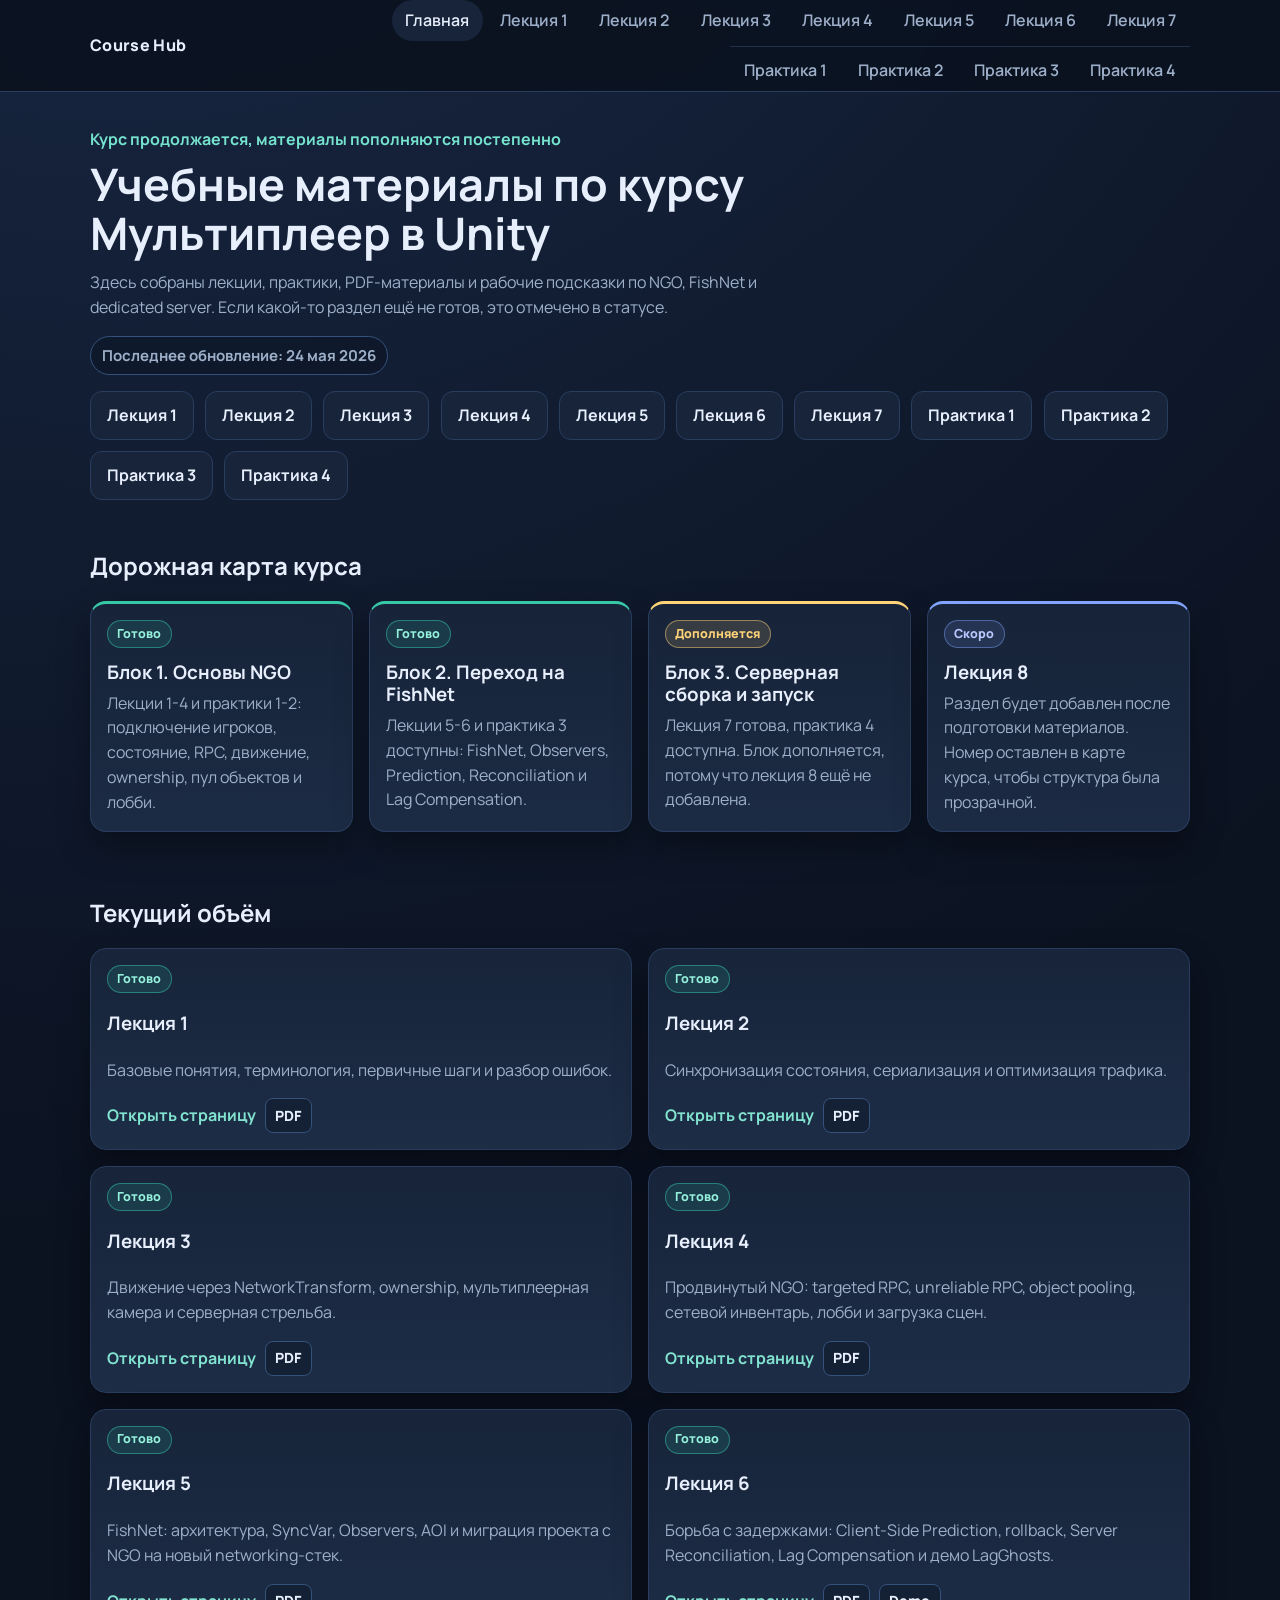
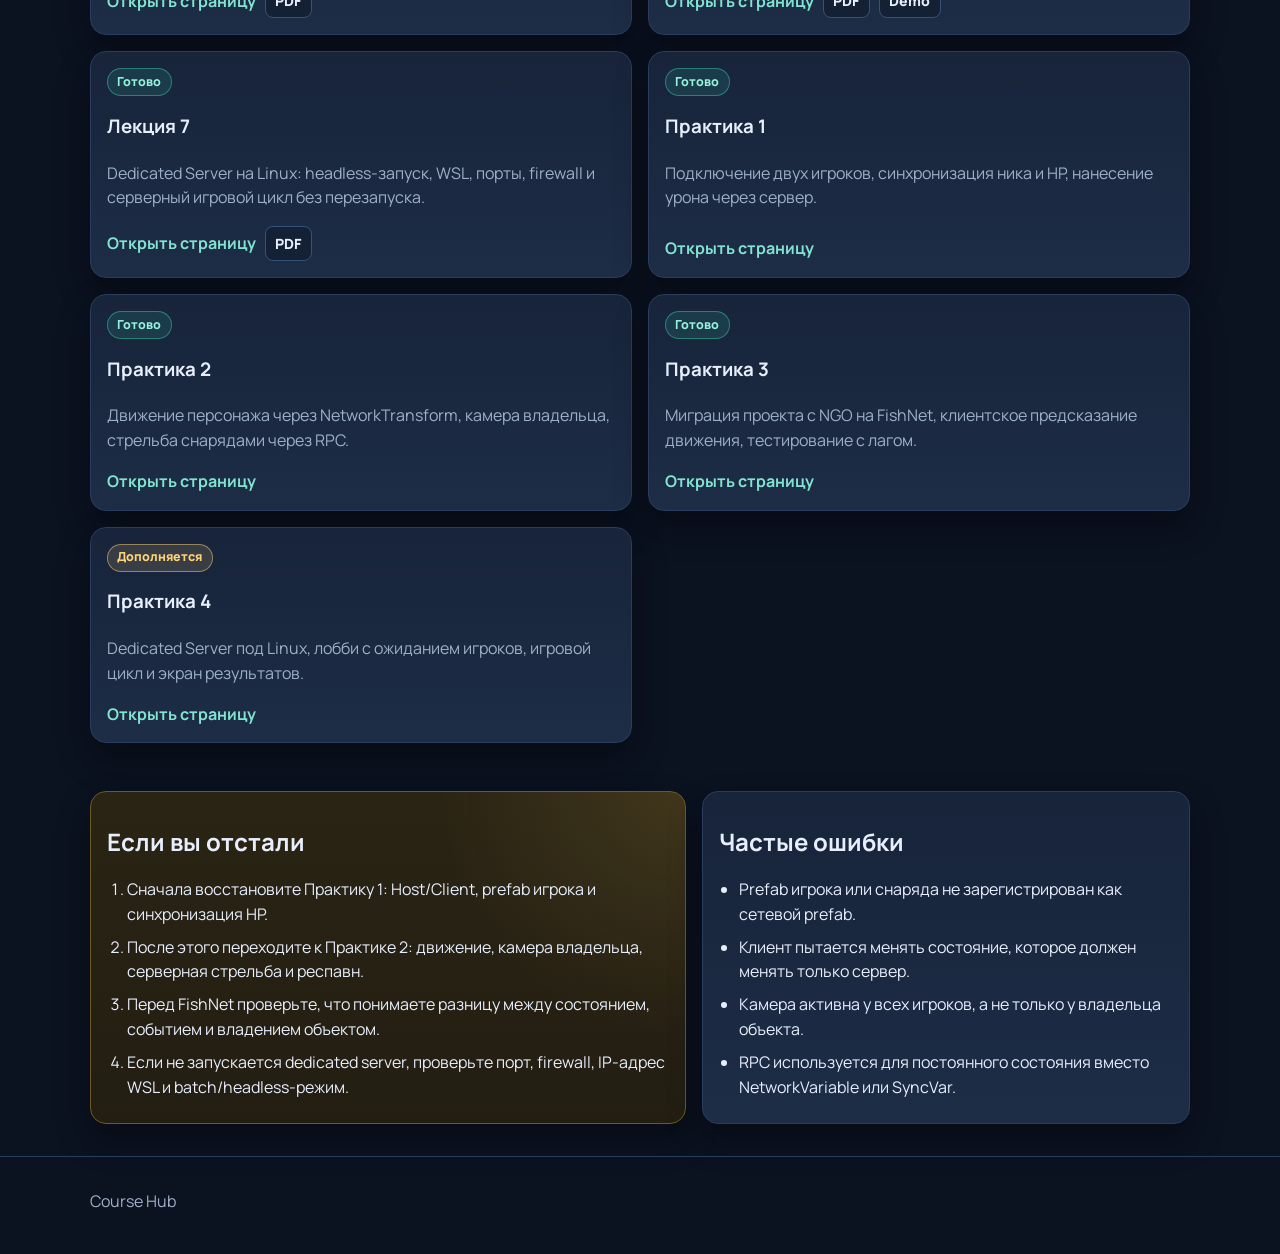
<file: index.html>
﻿<!doctype html>
<html lang="ru">
<head>
  <meta charset="UTF-8">
  <meta name="viewport" content="width=device-width, initial-scale=1.0">
  <title>Course Hub</title>
  <link rel="icon" type="image/svg+xml" href="./assets/img/favicon.svg">
  <link rel="preconnect" href="https://fonts.googleapis.com">
  <link rel="preconnect" href="https://fonts.gstatic.com" crossorigin>
  <link href="https://fonts.googleapis.com/css2?family=Manrope:wght@400;500;700;800&display=swap" rel="stylesheet">
  <link rel="stylesheet" href="./assets/css/styles.css">
</head>
<body>
  <header class="site-header">
    <div class="container header-inner">
      <a href="./index.html" class="brand">Course Hub</a>
      <button class="menu-toggle" type="button" aria-expanded="false" aria-controls="site-nav">Меню</button>
      <nav id="site-nav" class="site-nav">
      <div class="nav-row nav-row-lectures">
        <a href="./index.html" aria-current="page">Главная</a>
        <a href="./lectures/lecture-1.html">Лекция 1</a>
        <a href="./lectures/lecture-2.html">Лекция 2</a>
        <a href="./lectures/lecture-3.html">Лекция 3</a>
        <a href="./lectures/lecture-4.html">Лекция 4</a>
        <a href="./lectures/lecture-5.html">Лекция 5</a>
        <a href="./lectures/lecture-6.html">Лекция 6</a>
        <a href="./lectures/lecture-7.html">Лекция 7</a>
      </div>
      <div class="nav-row nav-row-practices">
        <a href="./lectures/practice-1.html">Практика 1</a>
        <a href="./lectures/practice-2.html">Практика 2</a>
        <a href="./lectures/practice-3.html">Практика 3</a>
        <a href="./lectures/practice-4.html">Практика 4</a>
      </div>
      </nav>
    </div>
  </header>

  <main>
    <section class="hero">
      <div class="container">
        <p class="eyebrow">Курс продолжается, материалы пополняются постепенно</p>
        <h1>Учебные материалы по курсу<br>Мультиплеер в Unity</h1>
        <p class="page-lead">Здесь собраны лекции, практики, PDF-материалы и рабочие подсказки по NGO, FishNet и dedicated server. Если какой-то раздел ещё не готов, это отмечено в статусе.</p>
        <p class="last-updated">Последнее обновление: 24 мая 2026</p>
        <div class="hero-actions">
          <a class="btn btn-hero-link" href="./lectures/lecture-1.html">Лекция 1</a>
          <a class="btn btn-hero-link" href="./lectures/lecture-2.html">Лекция 2</a>
          <a class="btn btn-hero-link" href="./lectures/lecture-3.html">Лекция 3</a>
          <a class="btn btn-hero-link" href="./lectures/lecture-4.html">Лекция 4</a>
          <a class="btn btn-hero-link" href="./lectures/lecture-5.html">Лекция 5</a>
          <a class="btn btn-hero-link" href="./lectures/lecture-6.html">Лекция 6</a>
          <a class="btn btn-hero-link" href="./lectures/lecture-7.html">Лекция 7</a>
          <a class="btn btn-hero-link" href="./lectures/practice-1.html">Практика 1</a>
          <a class="btn btn-hero-link" href="./lectures/practice-2.html">Практика 2</a>
          <a class="btn btn-hero-link" href="./lectures/practice-3.html">Практика 3</a>
          <a class="btn btn-hero-link" href="./lectures/practice-4.html">Практика 4</a>
        </div>
      </div>
    </section>

    <section class="container section">
      <h2>Дорожная карта курса</h2>
      <div class="roadmap">
        <article class="roadmap-item is-done">
          <span class="status-badge status-ready">Готово</span>
          <h3>Блок 1. Основы NGO</h3>
          <p>Лекции 1-4 и практики 1-2: подключение игроков, состояние, RPC, движение, ownership, пул объектов и лобби.</p>
        </article>
        <article class="roadmap-item is-done">
          <span class="status-badge status-ready">Готово</span>
          <h3>Блок 2. Переход на FishNet</h3>
          <p>Лекции 5-6 и практика 3 доступны: FishNet, Observers, Prediction, Reconciliation и Lag Compensation.</p>
        </article>
        <article class="roadmap-item is-progress">
          <span class="status-badge status-progress">Дополняется</span>
          <h3>Блок 3. Серверная сборка и запуск</h3>
          <p>Лекция 7 готова, практика 4 доступна. Блок дополняется, потому что лекция 8 ещё не добавлена.</p>
        </article>
        <article class="roadmap-item is-soon">
          <span class="status-badge status-soon">Скоро</span>
          <h3>Лекция 8</h3>
          <p>Раздел будет добавлен после подготовки материалов. Номер оставлен в карте курса, чтобы структура была прозрачной.</p>
        </article>
      </div>
    </section>

    <section class="container section">
      <h2>Текущий объём</h2>
      <div class="cards">
        <article class="card">
          <span class="status-badge status-ready">Готово</span>
          <h3>Лекция 1</h3>
          <p>Базовые понятия, терминология, первичные шаги и разбор ошибок.</p>
          <div class="card-actions">
            <a class="link-arrow" href="./lectures/lecture-1.html">Открыть страницу</a>
            <a class="file-link" href="./Lectures%20file/Lecture%201.pdf">PDF</a>
          </div>
        </article>
        <article class="card">
          <span class="status-badge status-ready">Готово</span>
          <h3>Лекция 2</h3>
          <p>Синхронизация состояния, сериализация и оптимизация трафика.</p>
          <div class="card-actions">
            <a class="link-arrow" href="./lectures/lecture-2.html">Открыть страницу</a>
            <a class="file-link" href="./Lectures%20file/Lecture%202.pdf">PDF</a>
          </div>
        </article>
        <article class="card">
          <span class="status-badge status-ready">Готово</span>
          <h3>Лекция 3</h3>
          <p>Движение через NetworkTransform, ownership, мультиплеерная камера и серверная стрельба.</p>
          <div class="card-actions">
            <a class="link-arrow" href="./lectures/lecture-3.html">Открыть страницу</a>
            <a class="file-link" href="./Lectures%20file/Lecture%203.pdf">PDF</a>
          </div>
        </article>
        <article class="card">
          <span class="status-badge status-ready">Готово</span>
          <h3>Лекция 4</h3>
          <p>Продвинутый NGO: targeted RPC, unreliable RPC, object pooling, сетевой инвентарь, лобби и загрузка сцен.</p>
          <div class="card-actions">
            <a class="link-arrow" href="./lectures/lecture-4.html">Открыть страницу</a>
            <a class="file-link" href="./Lectures%20file/Lecture%204.pdf">PDF</a>
          </div>
        </article>
        <article class="card">
          <span class="status-badge status-ready">Готово</span>
          <h3>Лекция 5</h3>
          <p>FishNet: архитектура, SyncVar, Observers, AOI и миграция проекта с NGO на новый networking-стек.</p>
          <div class="card-actions">
            <a class="link-arrow" href="./lectures/lecture-5.html">Открыть страницу</a>
            <a class="file-link" href="./Lectures%20file/Lecture%205.pdf">PDF</a>
          </div>
        </article>
        <article class="card">
          <span class="status-badge status-ready">Готово</span>
          <h3>Лекция 6</h3>
          <p>Борьба с задержками: Client-Side Prediction, rollback, Server Reconciliation, Lag Compensation и демо LagGhosts.</p>
          <div class="card-actions">
            <a class="link-arrow" href="./lectures/lecture-6.html">Открыть страницу</a>
            <a class="file-link" href="./Lectures%20file/Lecture%206.pdf">PDF</a>
            <a class="file-link" href="./Demo/Lecture%206.unitypackage" download>Demo</a>
          </div>
        </article>
        <article class="card">
          <span class="status-badge status-ready">Готово</span>
          <h3>Лекция 7</h3>
          <p>Dedicated Server на Linux: headless-запуск, WSL, порты, firewall и серверный игровой цикл без перезапуска.</p>
          <div class="card-actions">
            <a class="link-arrow" href="./lectures/lecture-7.html">Открыть страницу</a>
            <a class="file-link" href="./Lectures%20file/Lecture%207.pdf">PDF</a>
          </div>
        </article>
        <article class="card">
          <span class="status-badge status-ready">Готово</span>
          <h3>Практика 1</h3>
          <p>Подключение двух игроков, синхронизация ника и HP, нанесение урона через сервер.</p>
          <a class="link-arrow" href="./lectures/practice-1.html">Открыть страницу</a>
        </article>
        <article class="card">
          <span class="status-badge status-ready">Готово</span>
          <h3>Практика 2</h3>
          <p>Движение персонажа через NetworkTransform, камера владельца, стрельба снарядами через RPC.</p>
          <a class="link-arrow" href="./lectures/practice-2.html">Открыть страницу</a>
        </article>
        <article class="card">
          <span class="status-badge status-ready">Готово</span>
          <h3>Практика 3</h3>
          <p>Миграция проекта с NGO на FishNet, клиентское предсказание движения, тестирование с лагом.</p>
          <a class="link-arrow" href="./lectures/practice-3.html">Открыть страницу</a>
        </article>
        <article class="card">
          <span class="status-badge status-progress">Дополняется</span>
          <h3>Практика 4</h3>
          <p>Dedicated Server под Linux, лобби с ожиданием игроков, игровой цикл и экран результатов.</p>
          <a class="link-arrow" href="./lectures/practice-4.html">Открыть страницу</a>
        </article>
      </div>
    </section>

    <section class="container section support-grid">
      <article class="content-card student-note">
        <h2>Если вы отстали</h2>
        <ol class="compact-list">
          <li>Сначала восстановите Практику 1: Host/Client, prefab игрока и синхронизация HP.</li>
          <li>После этого переходите к Практике 2: движение, камера владельца, серверная стрельба и респавн.</li>
          <li>Перед FishNet проверьте, что понимаете разницу между состоянием, событием и владением объектом.</li>
          <li>Если не запускается dedicated server, проверьте порт, firewall, IP-адрес WSL и batch/headless-режим.</li>
        </ol>
      </article>

      <article class="content-card">
        <h2>Частые ошибки</h2>
        <ul class="compact-list">
          <li>Prefab игрока или снаряда не зарегистрирован как сетевой prefab.</li>
          <li>Клиент пытается менять состояние, которое должен менять только сервер.</li>
          <li>Камера активна у всех игроков, а не только у владельца объекта.</li>
          <li>RPC используется для постоянного состояния вместо NetworkVariable или SyncVar.</li>
        </ul>
      </article>
    </section>

  </main>

  <footer class="site-footer">
    <div class="container">
      <p>Course Hub</p>
    </div>
  </footer>

  <script src="./assets/js/site.js"></script>
</body>
</html>
</file>
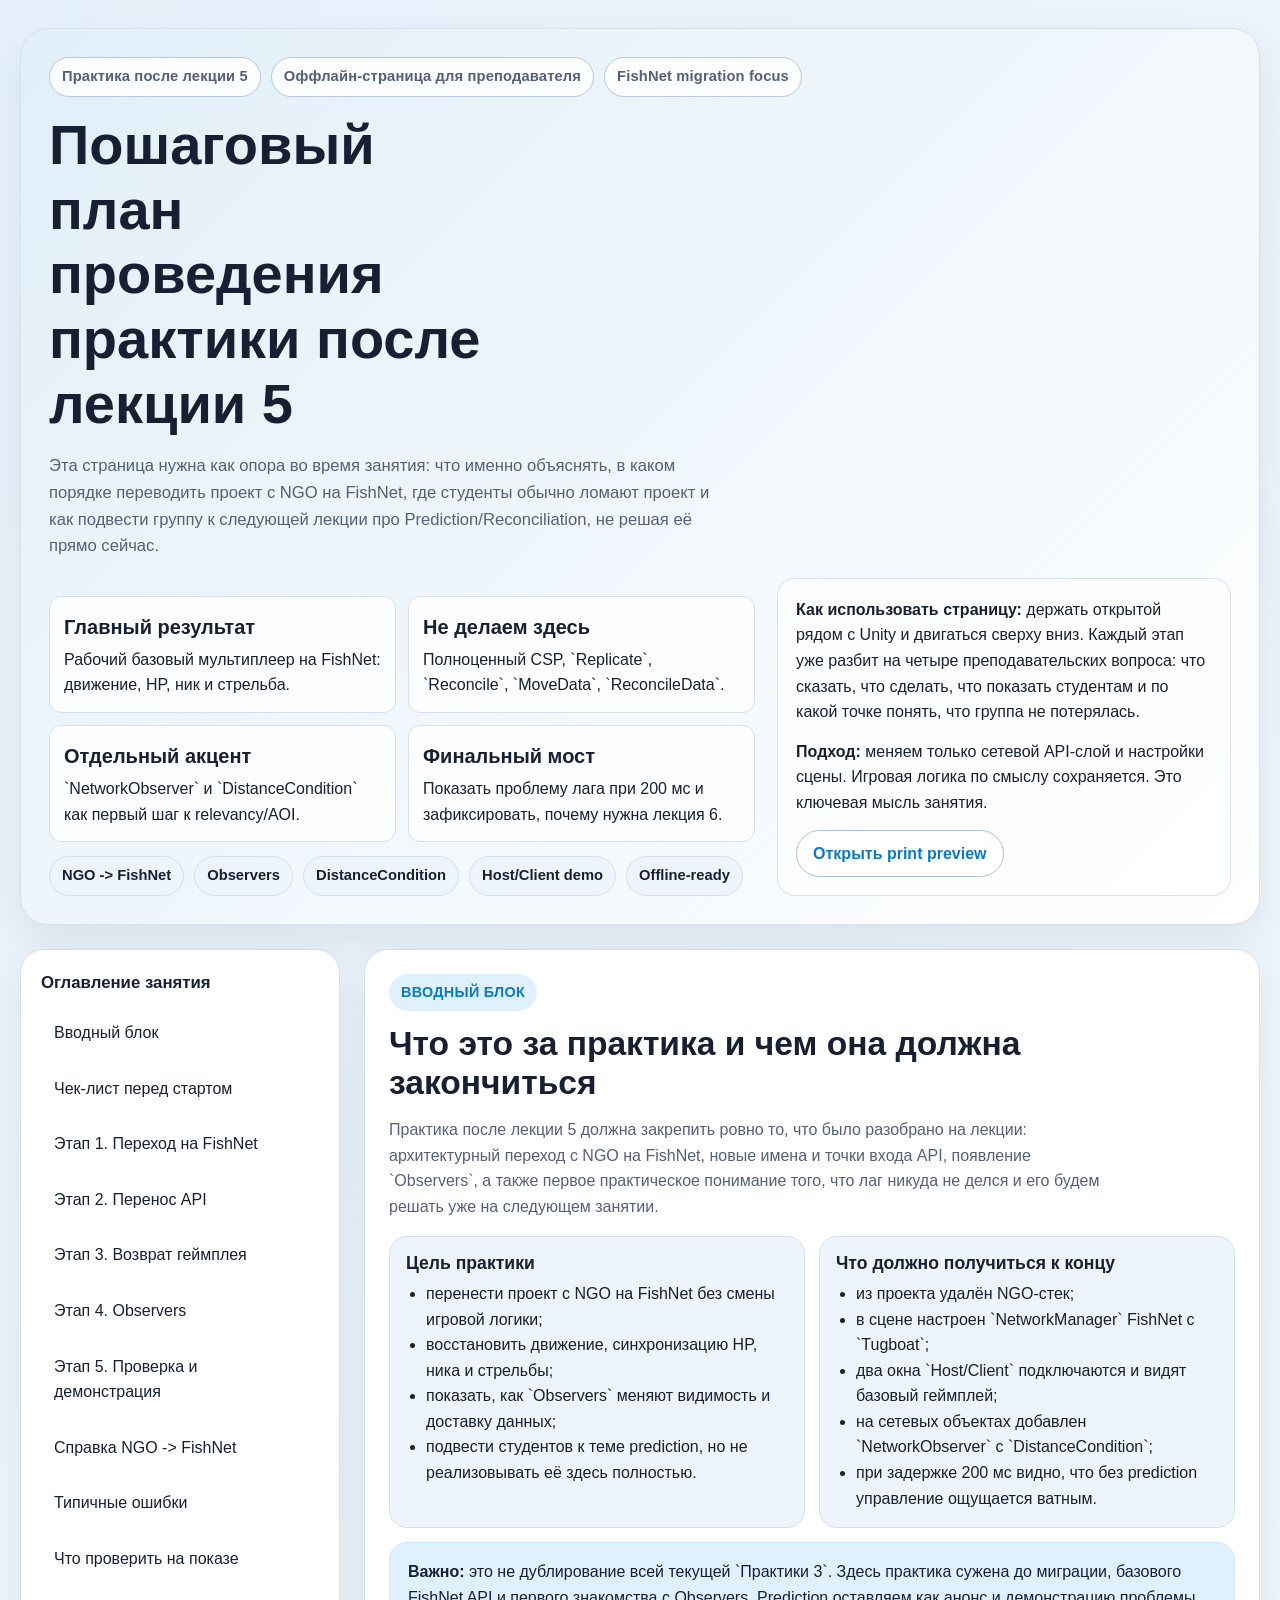
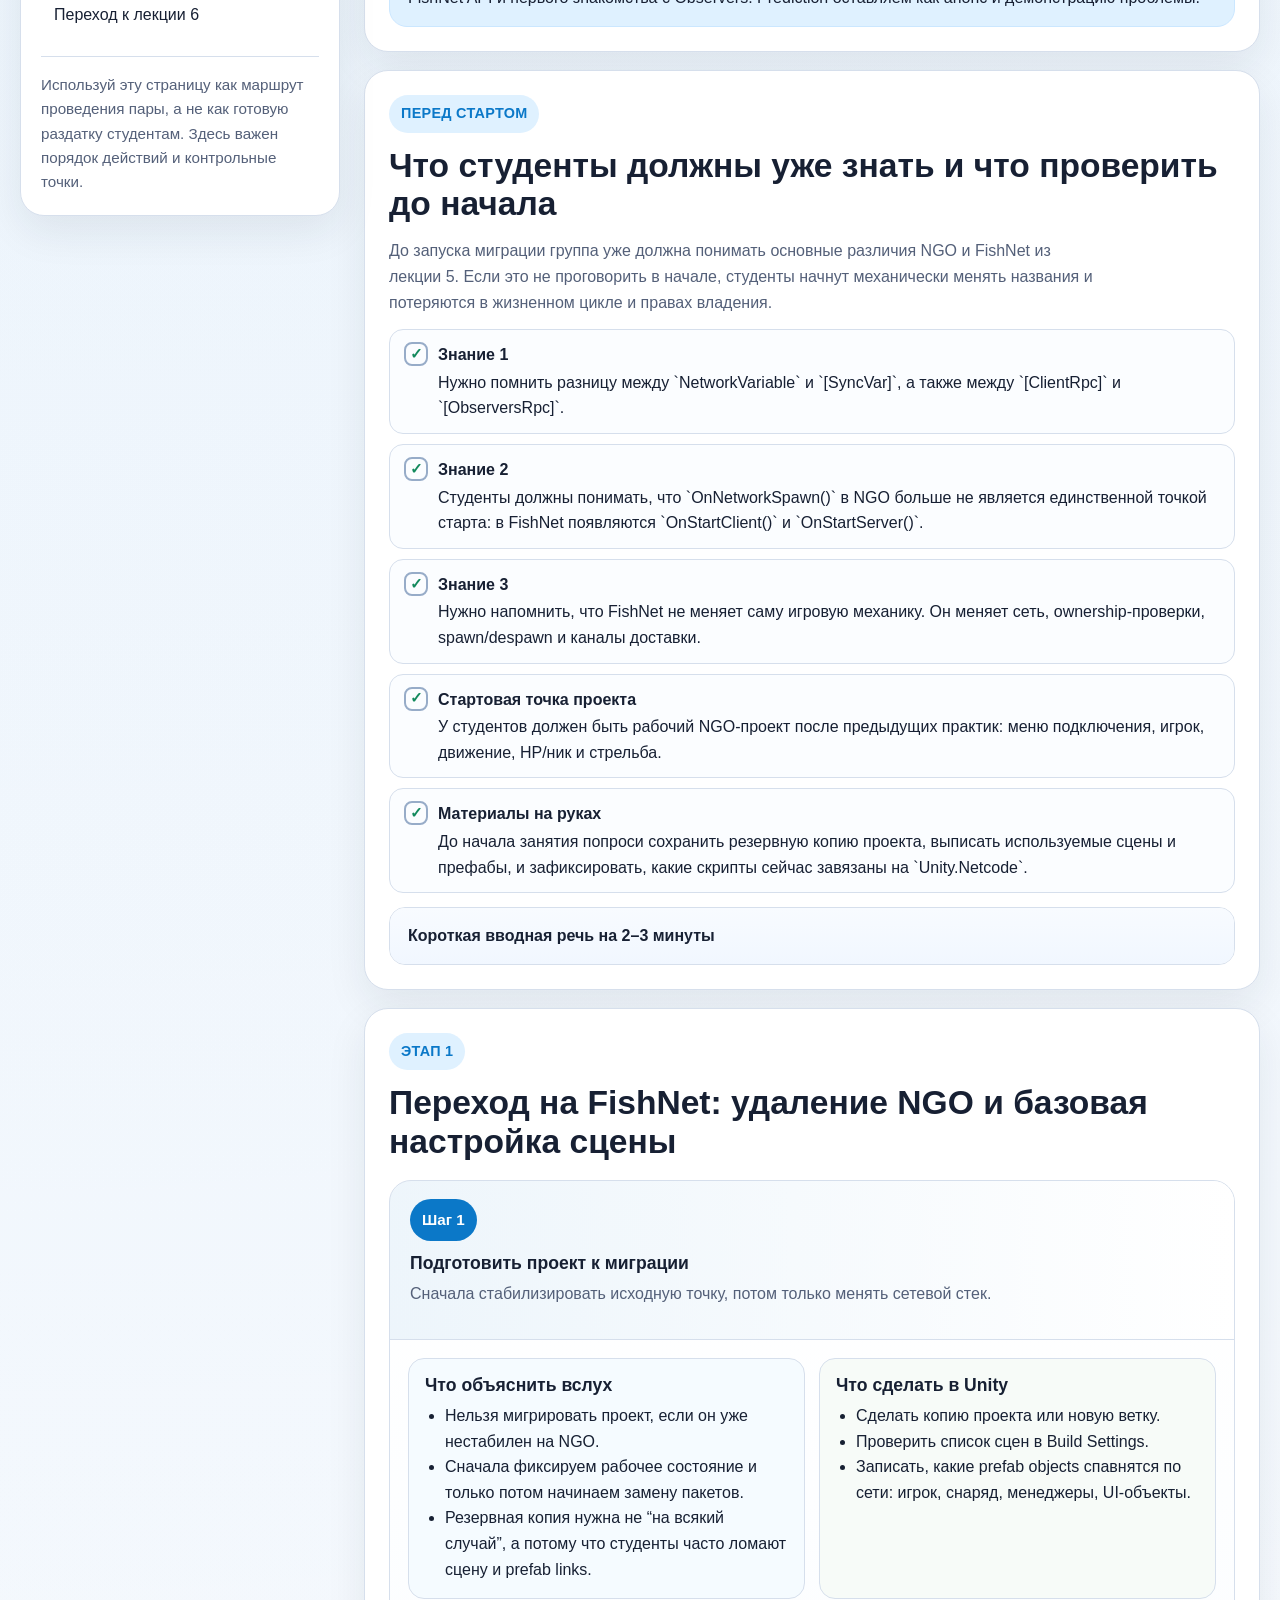
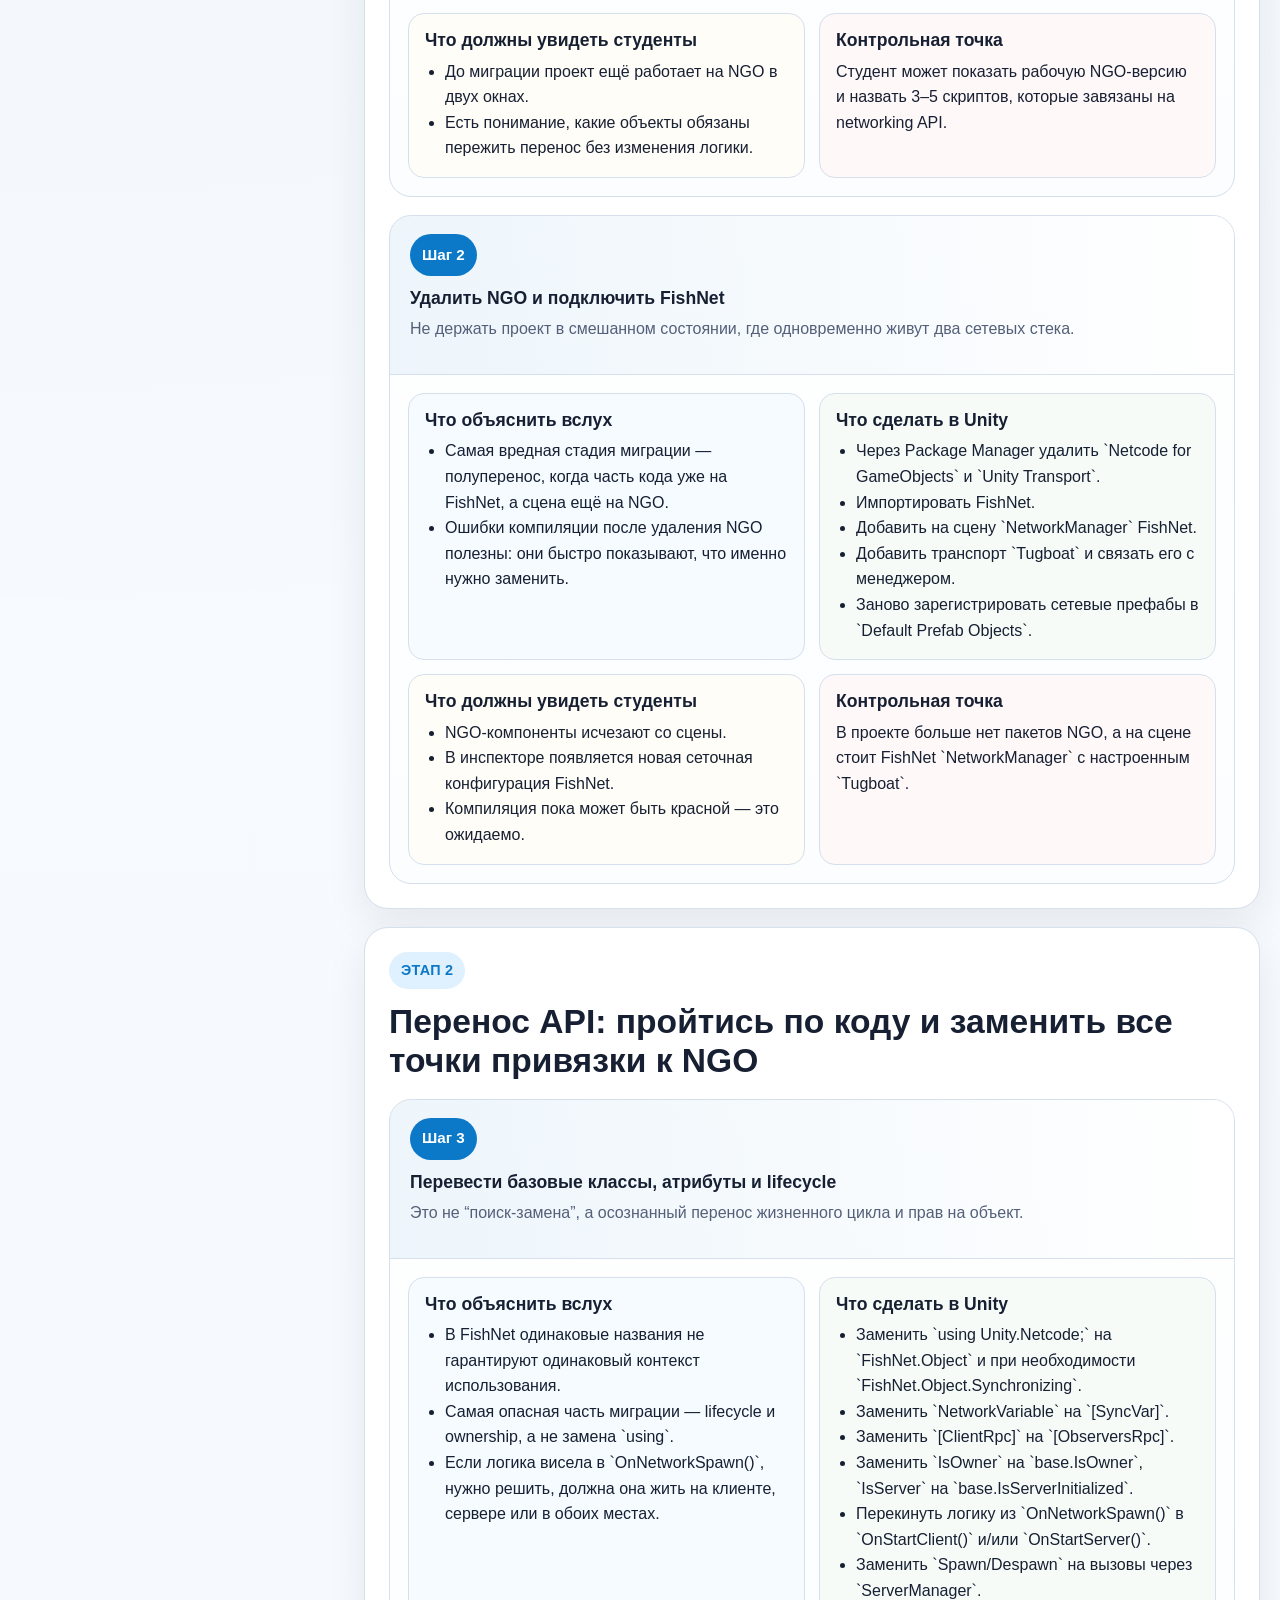
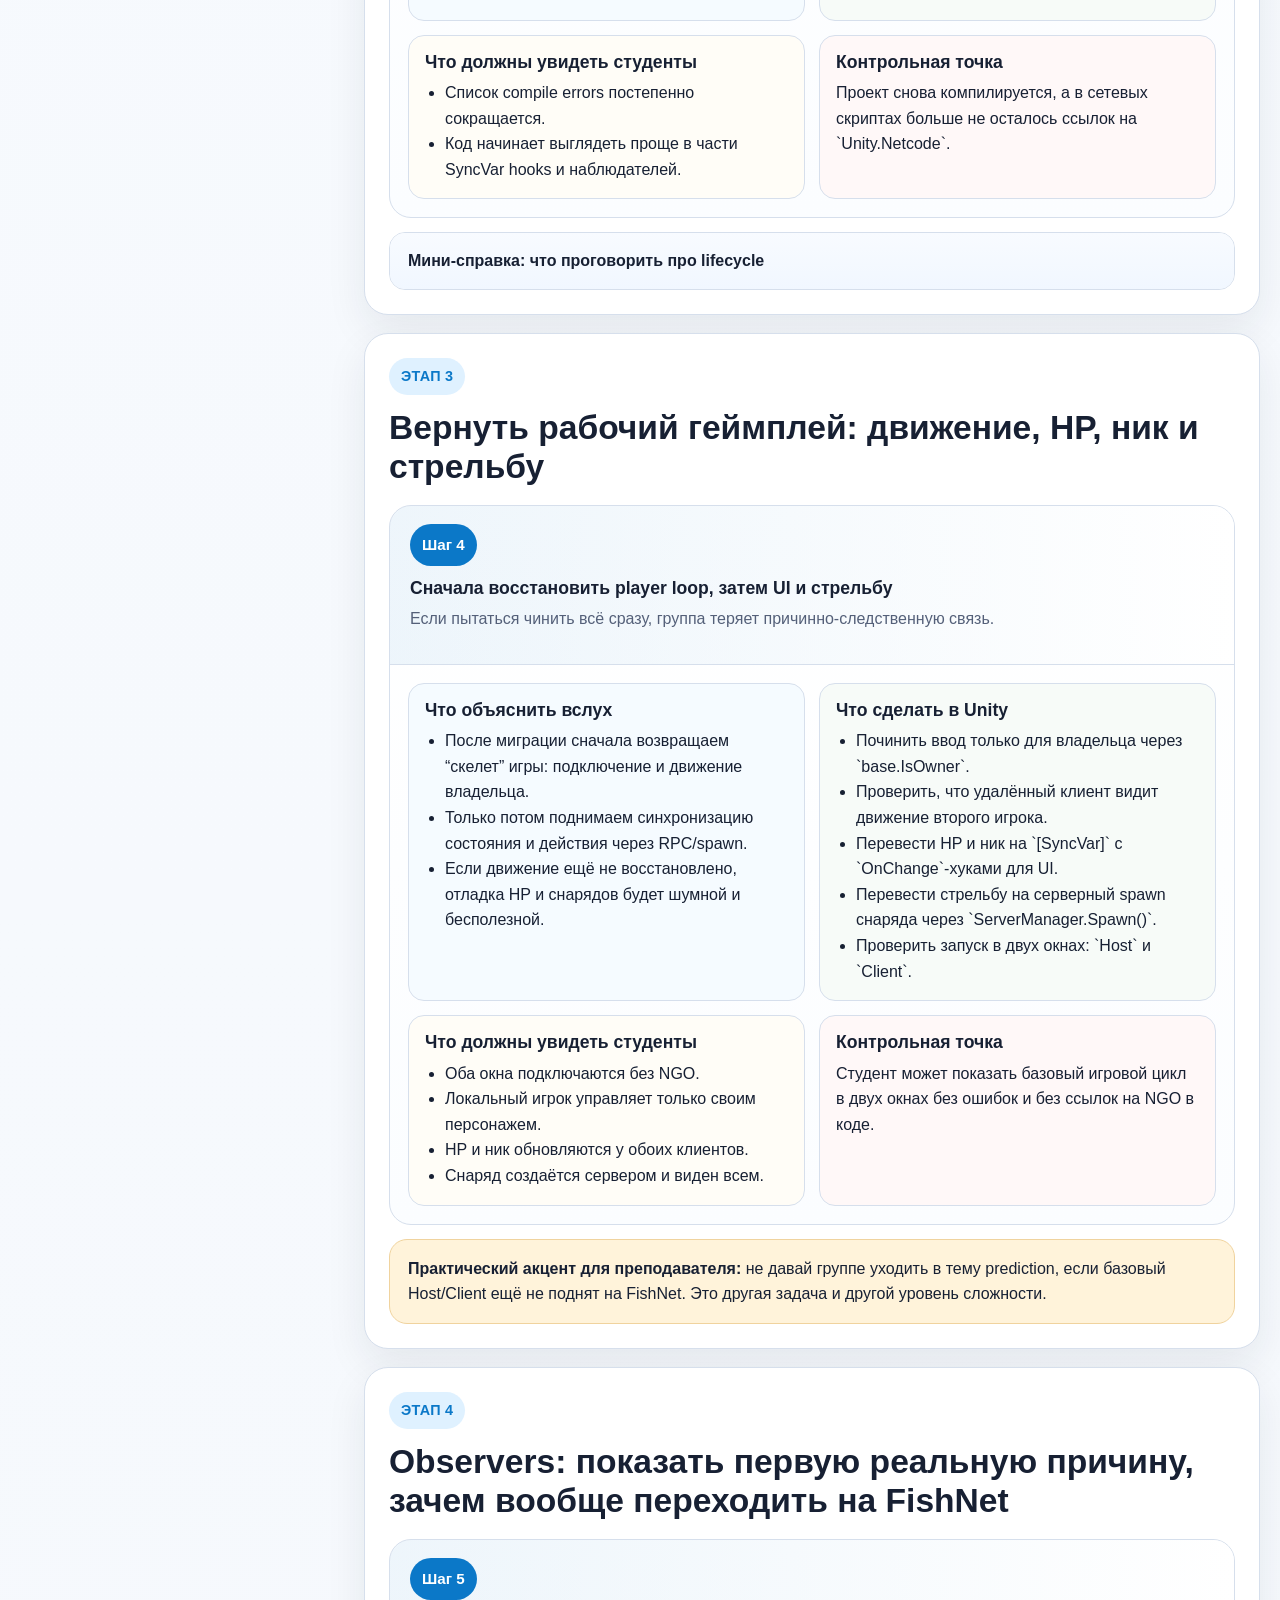
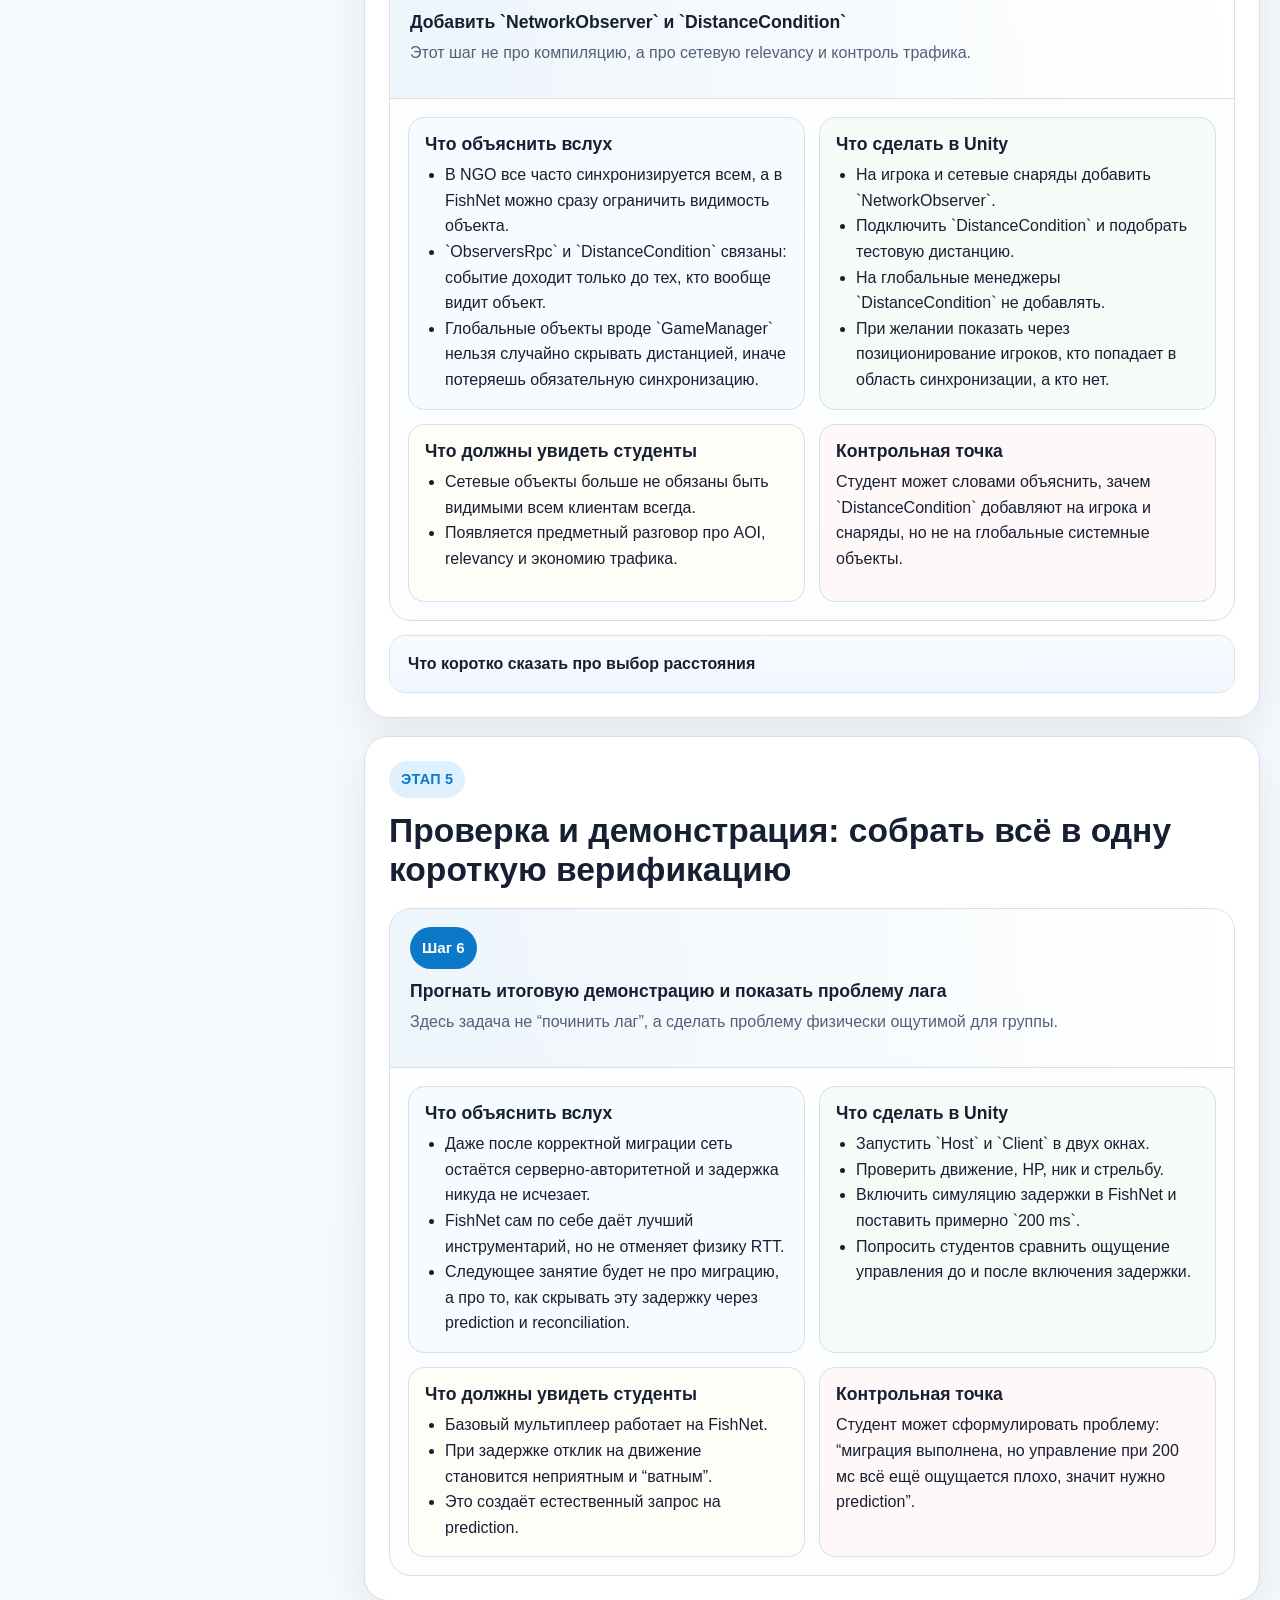
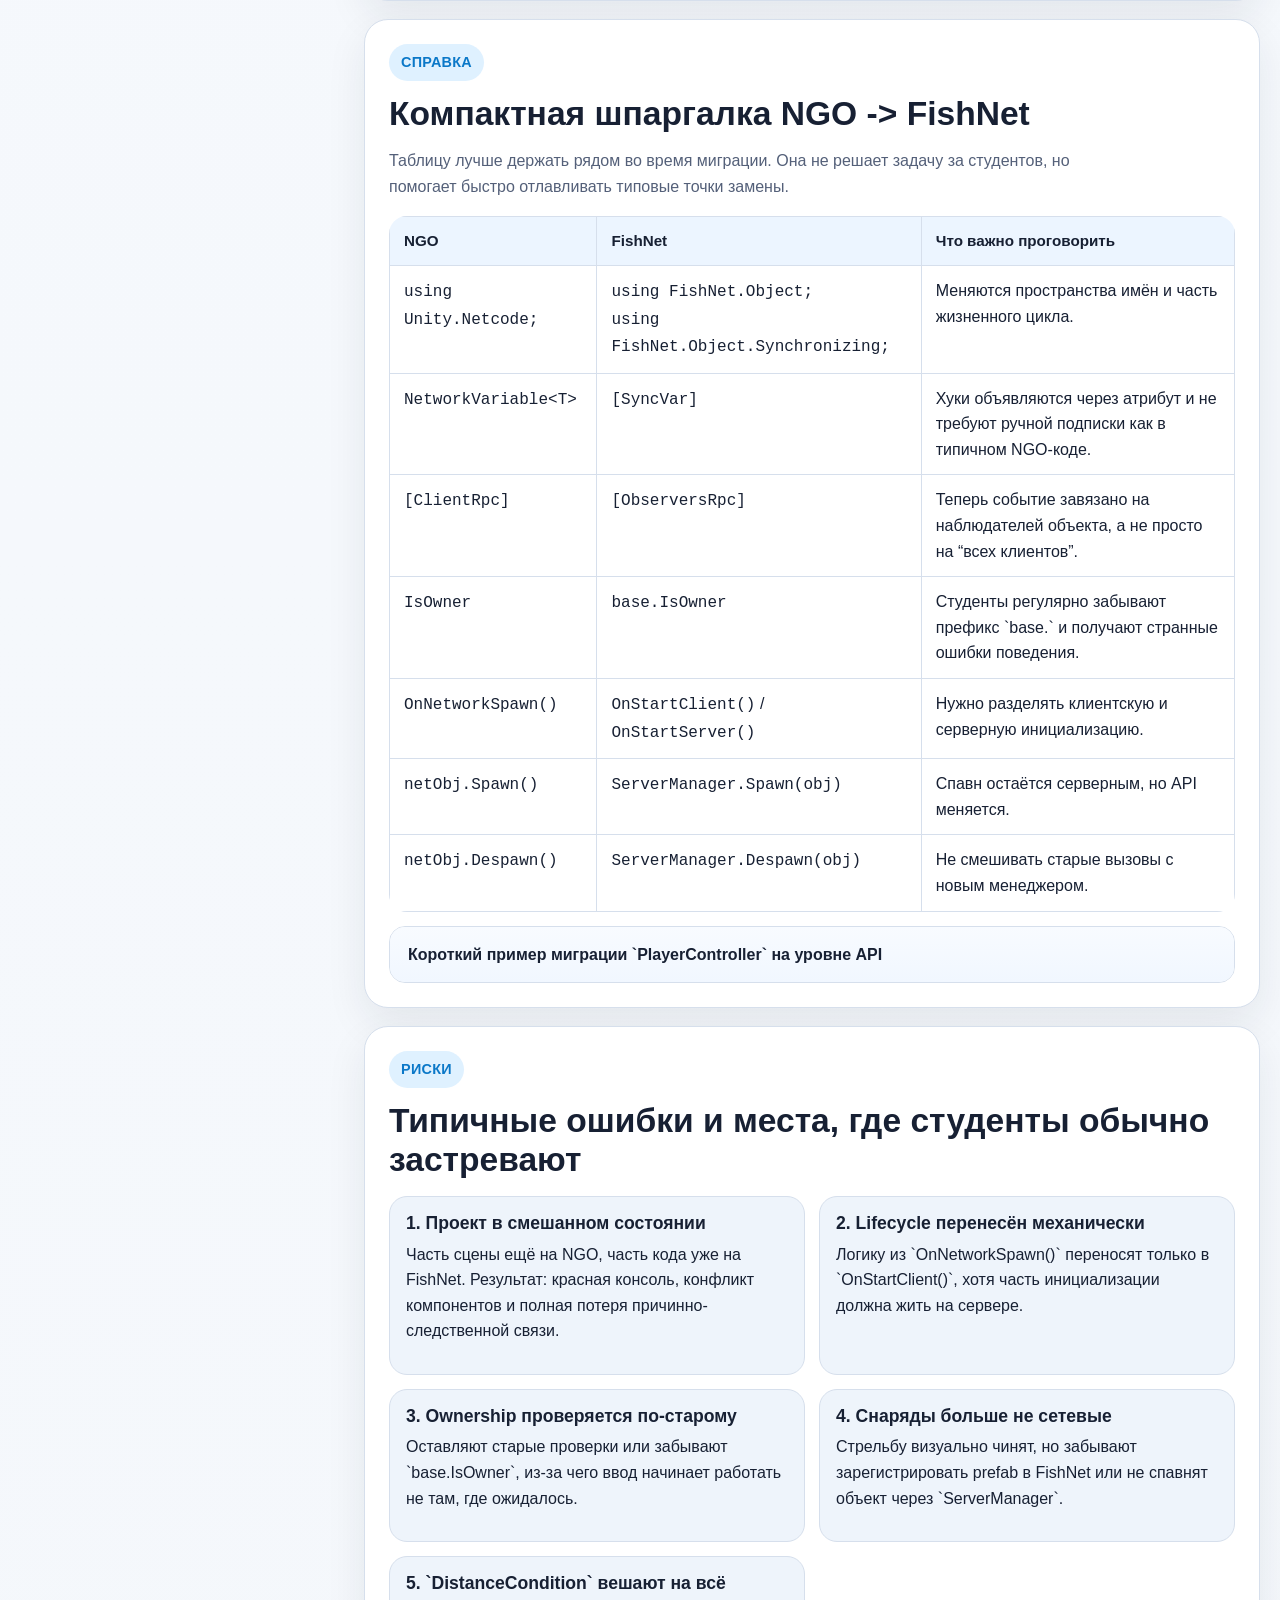
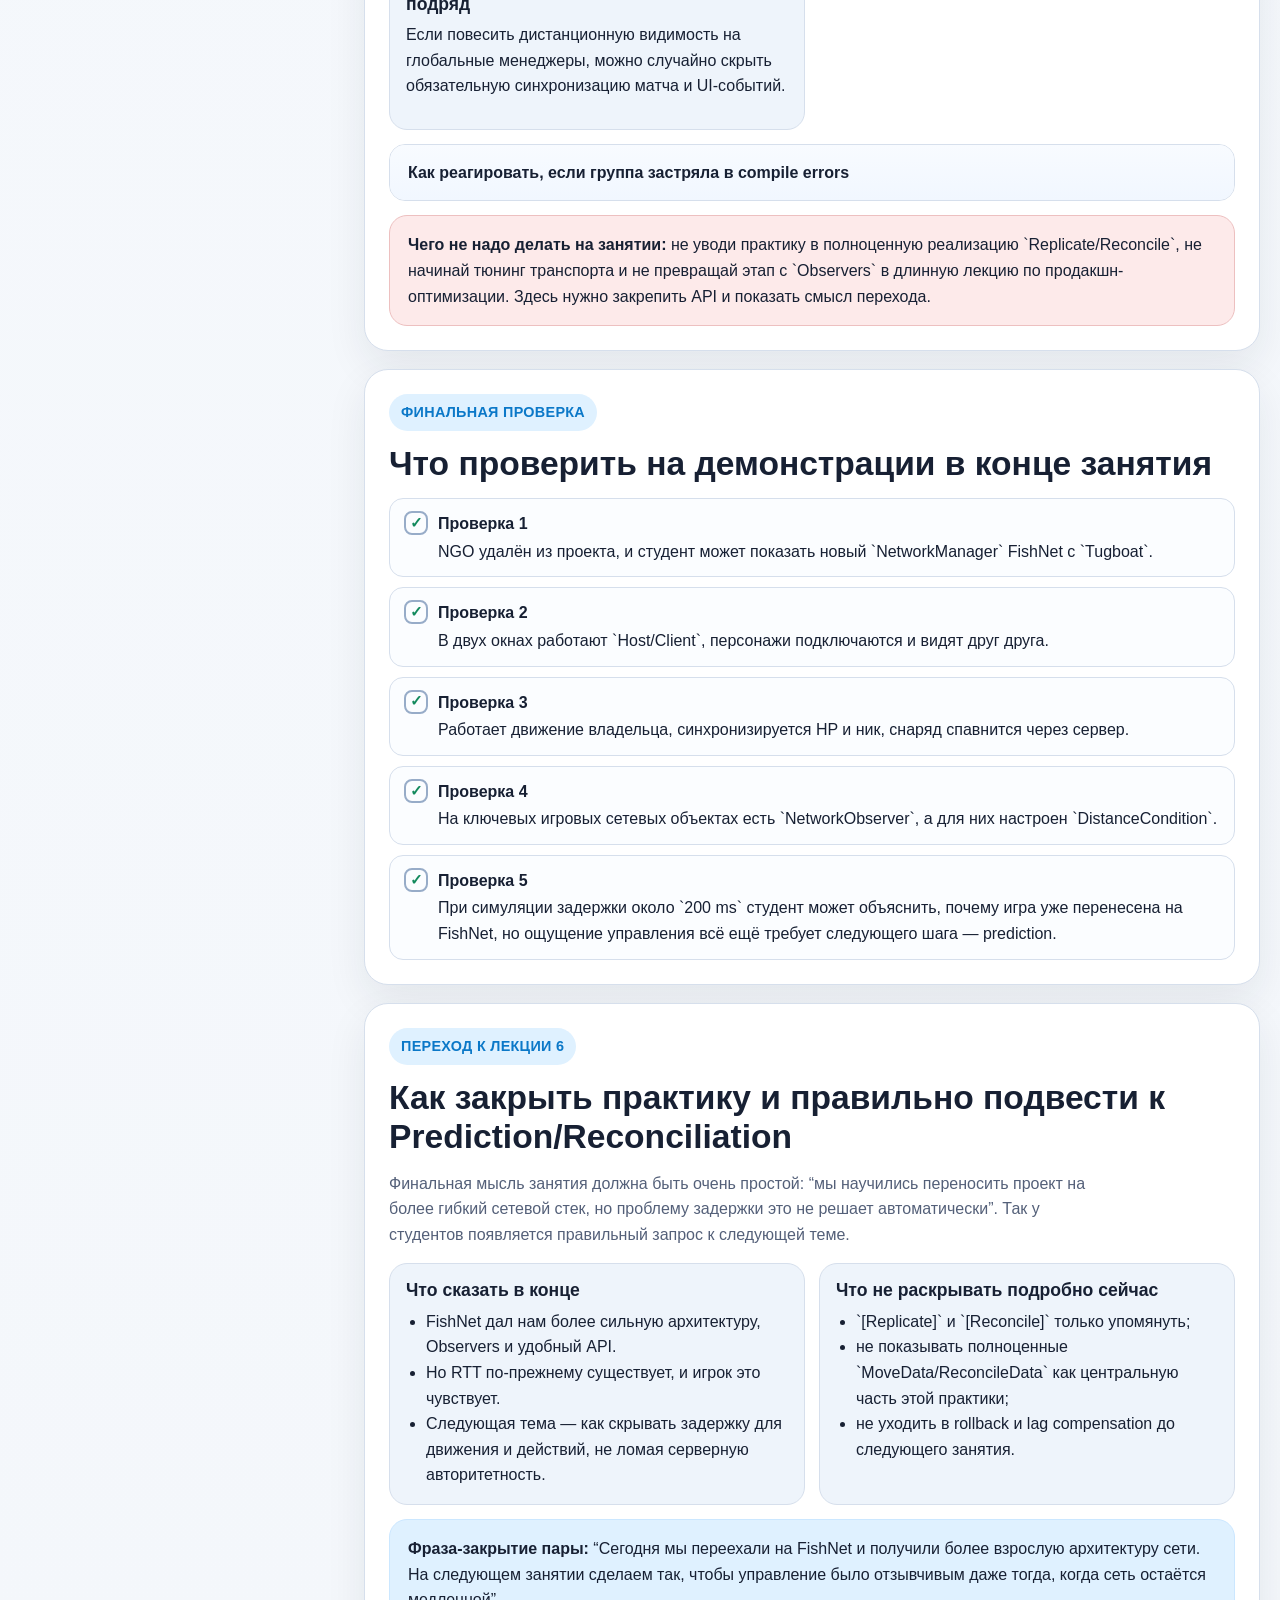
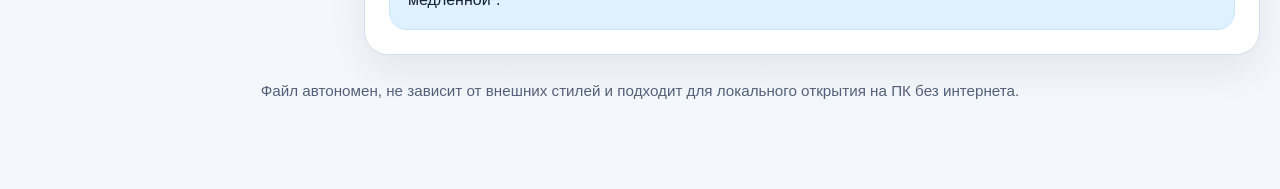
<file: practice-after-lecture-5.html>
﻿<!doctype html>
<html lang="ru">
<head>
  <meta charset="UTF-8">
  <meta name="viewport" content="width=device-width, initial-scale=1.0">
  <meta name="color-scheme" content="light">
  <title>Практика после лекции 5 — FishNet migration plan</title>
  <link rel="icon" type="image/svg+xml" href="./assets/img/favicon.svg">
  <style>
    :root {
      --bg: #f4f7fb;
      --bg-soft: #ffffff;
      --surface: #ffffff;
      --surface-alt: #eef4fb;
      --surface-warm: #fff8e9;
      --text: #172033;
      --muted: #546079;
      --line: #d6dfec;
      --line-strong: #b8c8de;
      --primary: #0b78c8;
      --primary-soft: #dff1ff;
      --success: #138a5d;
      --success-soft: #e6f8f0;
      --warning: #b7791f;
      --warning-soft: #fff3da;
      --danger: #b74545;
      --danger-soft: #fdeaea;
      --shadow: 0 16px 40px rgba(23, 32, 51, 0.08);
      --radius-lg: 24px;
      --radius-md: 18px;
      --radius-sm: 12px;
      --code-bg: #172033;
      --code-text: #f7fbff;
      --max-width: 1380px;
    }

    * { box-sizing: border-box; }
    html { scroll-behavior: smooth; }
    body {
      margin: 0;
      min-height: 100vh;
      font-family: "Segoe UI", Arial, sans-serif;
      color: var(--text);
      background: radial-gradient(circle at top left, rgba(11, 120, 200, 0.08), transparent 34%), linear-gradient(180deg, #f8fbff 0%, var(--bg) 100%);
      line-height: 1.6;
    }
    a { color: var(--primary); }
    code, pre { font-family: Consolas, "Cascadia Code", "Courier New", monospace; }
    .page-shell { width: min(var(--max-width), calc(100vw - 40px)); margin: 0 auto; padding: 28px 0 72px; }
    .hero {
      background: linear-gradient(135deg, rgba(11, 120, 200, 0.12), rgba(255, 255, 255, 0.92)), var(--surface);
      border: 1px solid var(--line);
      border-radius: 28px;
      box-shadow: var(--shadow);
      padding: 28px;
      margin-bottom: 24px;
    }
    .eyebrow-row { display: flex; flex-wrap: wrap; gap: 10px; margin-bottom: 16px; }
    .eyebrow {
      display: inline-flex; align-items: center; padding: 7px 12px; border-radius: 999px; border: 1px solid var(--line-strong);
      background: rgba(255,255,255,.85); color: var(--muted); font-size: .92rem; font-weight: 700; letter-spacing: .01em;
    }
    h1,h2,h3,h4 { margin: 0; line-height: 1.16; }
    h1 { font-size: clamp(2rem, 4.4vw, 3.5rem); max-width: 14ch; }
    h2 { font-size: clamp(1.45rem, 2.8vw, 2.1rem); margin-bottom: 14px; }
    h3 { font-size: 1.1rem; margin-bottom: 8px; }
    p { margin: 0 0 14px; }
    .hero-grid { display: grid; grid-template-columns: minmax(0,1.4fr) minmax(290px,.9fr); gap: 22px; align-items: start; margin-top: 18px; }
    .hero-lead { max-width: 74ch; margin-top: 16px; font-size: 1.04rem; color: var(--muted); }
    .hero-note { padding: 18px; border-radius: var(--radius-md); background: rgba(255,255,255,.82); border: 1px solid var(--line); }
    .hero-note p:last-child { margin-bottom: 0; }
    .hero-metrics { display: grid; grid-template-columns: repeat(2, minmax(0,1fr)); gap: 12px; margin-top: 18px; }
    .metric { border: 1px solid var(--line); background: rgba(255,255,255,.84); border-radius: var(--radius-sm); padding: 14px; }
    .metric strong { display: block; font-size: 1.25rem; margin-bottom: 4px; }
    .layout { display: grid; grid-template-columns: 320px minmax(0,1fr); gap: 24px; align-items: start; }
    .toc-card { position: sticky; top: 18px; background: var(--surface); border: 1px solid var(--line); border-radius: var(--radius-lg); box-shadow: var(--shadow); padding: 20px; }
    .toc-title { font-size: 1.05rem; font-weight: 800; margin-bottom: 12px; }
    .toc-list { list-style: none; padding: 0; margin: 0 0 18px; display: grid; gap: 8px; }
    .toc-list a { display: block; text-decoration: none; color: var(--text); padding: 10px 12px; border-radius: 12px; border: 1px solid transparent; }
    .toc-list a:hover,.toc-list a:focus-visible { outline: none; background: var(--primary-soft); border-color: #c6e4ff; }
    .toc-footer { padding-top: 16px; border-top: 1px solid var(--line); color: var(--muted); font-size: .95rem; }
    .content-column { display: grid; gap: 18px; }
    .section-card { background: var(--surface); border: 1px solid var(--line); border-radius: var(--radius-lg); box-shadow: var(--shadow); padding: 24px; scroll-margin-top: 26px; }
    .section-card > :last-child { margin-bottom: 0; }
    .section-kicker { display: inline-flex; align-items: center; gap: 8px; margin-bottom: 14px; padding: 7px 12px; border-radius: 999px; background: var(--primary-soft); color: var(--primary); font-size: .9rem; font-weight: 800; letter-spacing: .02em; text-transform: uppercase; }
    .lead-paragraph { color: var(--muted); max-width: 80ch; }
    .info-grid { display: grid; grid-template-columns: repeat(2, minmax(0,1fr)); gap: 14px; margin-top: 16px; }
    .info-box { border: 1px solid var(--line); border-radius: var(--radius-md); padding: 16px; background: var(--surface-alt); }
    .info-box ul,.info-box ol,.step-panel ul,.step-panel ol,.section-card ul,.section-card ol { margin: 0; padding-left: 20px; }
    .checklist { display: grid; gap: 10px; margin-top: 14px; }
    .check-row { display: grid; grid-template-columns: 24px minmax(0,1fr); gap: 10px; align-items: start; padding: 12px 14px; border-radius: 14px; border: 1px solid var(--line); background: #fbfdff; }
    .check-row strong { display: block; margin-bottom: 2px; }
    .checkmark { display: inline-flex; align-items: center; justify-content: center; width: 24px; height: 24px; border-radius: 8px; border: 2px solid #97acc8; color: var(--success); font-weight: 900; font-size: .95rem; }
    .step-card { border: 1px solid var(--line); border-radius: 22px; overflow: hidden; background: linear-gradient(180deg,#ffffff 0%,#fbfdff 100%); margin-top: 18px; }
    .step-head { padding: 18px 20px; border-bottom: 1px solid var(--line); background: linear-gradient(90deg, rgba(11, 120, 200, 0.07), rgba(255,255,255,.98)); }
    .step-index { display: inline-flex; align-items: center; justify-content: center; min-width: 42px; height: 42px; margin-bottom: 12px; padding: 0 12px; border-radius: 999px; background: var(--primary); color: #fff; font-size: .95rem; font-weight: 800; }
    .step-subtitle { margin-top: 8px; color: var(--muted); }
    .step-panels { display: grid; grid-template-columns: repeat(2, minmax(0,1fr)); gap: 14px; padding: 18px; }
    .step-panel { border: 1px solid var(--line); border-radius: 16px; padding: 16px; background: var(--surface); }
    .step-panel.explain { background: #f5fbff; }
    .step-panel.do { background: #f7fbf8; }
    .step-panel.see { background: #fffdf7; }
    .step-panel.check { background: #fff8f8; }
    .reference-table { width: 100%; border-collapse: collapse; overflow: hidden; border-radius: 18px; margin-top: 16px; }
    .reference-table th,.reference-table td { padding: 12px 14px; border: 1px solid var(--line); text-align: left; vertical-align: top; }
    .reference-table th { background: #ecf5ff; font-size: .95rem; }
    pre { margin: 16px 0 0; padding: 18px; overflow-x: auto; background: var(--code-bg); color: var(--code-text); border-radius: 18px; border: 1px solid #0e1724; box-shadow: inset 0 0 0 1px rgba(255,255,255,.03); line-height: 1.5; font-size: .92rem; }
    .tag-row { display: flex; flex-wrap: wrap; gap: 10px; margin-top: 14px; }
    .tag { display: inline-flex; align-items: center; padding: 7px 12px; border-radius: 999px; background: var(--surface-alt); border: 1px solid var(--line); font-size: .92rem; font-weight: 700; color: var(--text); }
    details { margin-top: 14px; border: 1px solid var(--line); border-radius: 16px; background: #fbfdff; overflow: hidden; }
    summary { cursor: pointer; list-style: none; padding: 15px 18px; font-weight: 800; background: linear-gradient(180deg,#f8fbff 0%,#f1f7ff 100%); }
    summary::-webkit-details-marker { display: none; }
    details[open] summary { border-bottom: 1px solid var(--line); }
    .details-body { padding: 16px 18px 18px; }
    .alert { border-radius: 18px; padding: 16px 18px; margin-top: 14px; border: 1px solid transparent; }
    .alert-info { background: var(--primary-soft); border-color: #cbe7ff; }
    .alert-warn { background: var(--warning-soft); border-color: #f0d39e; }
    .alert-danger { background: var(--danger-soft); border-color: #edc0c0; }
    .demo-grid { display: grid; grid-template-columns: repeat(2, minmax(0,1fr)); gap: 14px; margin-top: 16px; }
    .demo-card { border: 1px solid var(--line); border-radius: 18px; padding: 16px; background: var(--surface-alt); }
    .footer-note { margin-top: 24px; text-align: center; color: var(--muted); font-size: .95rem; }
    .print-button { display: inline-flex; align-items: center; justify-content: center; padding: 10px 16px; border: 1px solid #a8c3df; border-radius: 999px; background: #ffffff; color: var(--primary); font: inherit; font-weight: 800; cursor: pointer; }
    .print-button:hover,.print-button:focus-visible { outline: none; background: var(--primary-soft); }
    @media (max-width: 1100px) {
      .layout { grid-template-columns: 1fr; }
      .toc-card { position: static; }
      .hero-grid,.step-panels,.info-grid,.demo-grid { grid-template-columns: 1fr; }
    }
    @media (max-width: 760px) {
      .page-shell { width: min(calc(100vw - 20px), var(--max-width)); padding-top: 14px; }
      .hero,.section-card { padding: 18px; }
      .hero-metrics { grid-template-columns: 1fr; }
      .reference-table { display: block; overflow-x: auto; white-space: nowrap; }
      pre { padding: 14px; font-size: .88rem; }
    }
    @media print {
      body { background: #ffffff; }
      .page-shell { width: 100%; padding: 0; }
      .layout { grid-template-columns: 1fr; }
      .toc-card { position: static; box-shadow: none; }
      .hero,.section-card,.step-card,.step-panel,.info-box,.demo-card,details { box-shadow: none; break-inside: avoid; }
      .print-button { display: none; }
    }
  </style>
</head>
<body>
  <div class="page-shell">
    <header class="hero" id="top">
      <div class="eyebrow-row">
        <span class="eyebrow">Практика после лекции 5</span>
        <span class="eyebrow">Оффлайн-страница для преподавателя</span>
        <span class="eyebrow">FishNet migration focus</span>
      </div>
      <h1>Пошаговый план проведения практики после лекции 5</h1>
      <p class="hero-lead">
        Эта страница нужна как опора во время занятия: что именно объяснять, в каком порядке переводить проект с NGO на FishNet,
        где студенты обычно ломают проект и как подвести группу к следующей лекции про Prediction/Reconciliation, не решая её прямо сейчас.
      </p>
      <div class="hero-grid">
        <div>
          <div class="hero-metrics">
            <article class="metric"><strong>Главный результат</strong><span>Рабочий базовый мультиплеер на FishNet: движение, HP, ник и стрельба.</span></article>
            <article class="metric"><strong>Не делаем здесь</strong><span>Полноценный CSP, `Replicate`, `Reconcile`, `MoveData`, `ReconcileData`.</span></article>
            <article class="metric"><strong>Отдельный акцент</strong><span>`NetworkObserver` и `DistanceCondition` как первый шаг к relevancy/AOI.</span></article>
            <article class="metric"><strong>Финальный мост</strong><span>Показать проблему лага при 200 мс и зафиксировать, почему нужна лекция 6.</span></article>
          </div>
          <div class="tag-row">
            <span class="tag">NGO -> FishNet</span><span class="tag">Observers</span><span class="tag">DistanceCondition</span><span class="tag">Host/Client demo</span><span class="tag">Offline-ready</span>
          </div>
        </div>
        <aside class="hero-note">
          <p><strong>Как использовать страницу:</strong> держать открытой рядом с Unity и двигаться сверху вниз. Каждый этап уже разбит на четыре преподавательских вопроса: что сказать, что сделать, что показать студентам и по какой точке понять, что группа не потерялась.</p>
          <p><strong>Подход:</strong> меняем только сетевой API-слой и настройки сцены. Игровая логика по смыслу сохраняется. Это ключевая мысль занятия.</p>
          <p><button class="print-button" type="button" onclick="window.print()">Открыть print preview</button></p>
        </aside>
      </div>
    </header>

    <div class="layout">
      <nav class="toc-card" aria-label="Оглавление">
        <div class="toc-title">Оглавление занятия</div>
        <ul class="toc-list">
          <li><a href="#intro">Вводный блок</a></li>
          <li><a href="#start-checklist">Чек-лист перед стартом</a></li>
          <li><a href="#step-1">Этап 1. Переход на FishNet</a></li>
          <li><a href="#step-2">Этап 2. Перенос API</a></li>
          <li><a href="#step-3">Этап 3. Возврат геймплея</a></li>
          <li><a href="#step-4">Этап 4. Observers</a></li>
          <li><a href="#step-5">Этап 5. Проверка и демонстрация</a></li>
          <li><a href="#reference">Справка NGO -> FishNet</a></li>
          <li><a href="#mistakes">Типичные ошибки</a></li>
          <li><a href="#demo-check">Что проверить на показе</a></li>
          <li><a href="#bridge">Переход к лекции 6</a></li>
        </ul>
        <div class="toc-footer">Используй эту страницу как маршрут проведения пары, а не как готовую раздатку студентам. Здесь важен порядок действий и контрольные точки.</div>
      </nav>

      <main class="content-column">
        <section class="section-card" id="intro">
          <div class="section-kicker">Вводный блок</div>
          <h2>Что это за практика и чем она должна закончиться</h2>
          <p class="lead-paragraph">Практика после лекции 5 должна закрепить ровно то, что было разобрано на лекции: архитектурный переход с NGO на FishNet, новые имена и точки входа API, появление `Observers`, а также первое практическое понимание того, что лаг никуда не делся и его будем решать уже на следующем занятии.</p>
          <div class="info-grid">
            <article class="info-box">
              <h3>Цель практики</h3>
              <ul>
                <li>перенести проект с NGO на FishNet без смены игровой логики;</li>
                <li>восстановить движение, синхронизацию HP, ника и стрельбы;</li>
                <li>показать, как `Observers` меняют видимость и доставку данных;</li>
                <li>подвести студентов к теме prediction, но не реализовывать её здесь полностью.</li>
              </ul>
            </article>
            <article class="info-box">
              <h3>Что должно получиться к концу</h3>
              <ul>
                <li>из проекта удалён NGO-стек;</li>
                <li>в сцене настроен `NetworkManager` FishNet с `Tugboat`;</li>
                <li>два окна `Host/Client` подключаются и видят базовый геймплей;</li>
                <li>на сетевых объектах добавлен `NetworkObserver` с `DistanceCondition`;</li>
                <li>при задержке 200 мс видно, что без prediction управление ощущается ватным.</li>
              </ul>
            </article>
          </div>
          <div class="alert alert-info"><strong>Важно:</strong> это не дублирование всей текущей `Практики 3`. Здесь практика сужена до миграции, базового FishNet API и первого знакомства с Observers. Prediction оставляем как анонс и демонстрацию проблемы.</div>
        </section>

        <section class="section-card" id="start-checklist">
          <div class="section-kicker">Перед стартом</div>
          <h2>Что студенты должны уже знать и что проверить до начала</h2>
          <p class="lead-paragraph">До запуска миграции группа уже должна понимать основные различия NGO и FishNet из лекции 5. Если это не проговорить в начале, студенты начнут механически менять названия и потеряются в жизненном цикле и правах владения.</p>
          <div class="checklist">
            <div class="check-row"><span class="checkmark">✓</span><div><strong>Знание 1</strong>Нужно помнить разницу между `NetworkVariable<T>` и `[SyncVar]`, а также между `[ClientRpc]` и `[ObserversRpc]`.</div></div>
            <div class="check-row"><span class="checkmark">✓</span><div><strong>Знание 2</strong>Студенты должны понимать, что `OnNetworkSpawn()` в NGO больше не является единственной точкой старта: в FishNet появляются `OnStartClient()` и `OnStartServer()`.</div></div>
            <div class="check-row"><span class="checkmark">✓</span><div><strong>Знание 3</strong>Нужно напомнить, что FishNet не меняет саму игровую механику. Он меняет сеть, ownership-проверки, spawn/despawn и каналы доставки.</div></div>
            <div class="check-row"><span class="checkmark">✓</span><div><strong>Стартовая точка проекта</strong>У студентов должен быть рабочий NGO-проект после предыдущих практик: меню подключения, игрок, движение, HP/ник и стрельба.</div></div>
            <div class="check-row"><span class="checkmark">✓</span><div><strong>Материалы на руках</strong>До начала занятия попроси сохранить резервную копию проекта, выписать используемые сцены и префабы, и зафиксировать, какие скрипты сейчас завязаны на `Unity.Netcode`.</div></div>
          </div>
          <details>
            <summary>Короткая вводная речь на 2–3 минуты</summary>
            <div class="details-body"><p>Сегодня мы не придумываем новую игру и не переписываем геймдизайн. Мы меняем сетевой стек. В хорошем проекте миграция должна затронуть API и конфигурацию сцены, но не сломать смысл механик. Если после переноса у вас двигается игрок, синхронизируется HP, ник и стрельба, значит переход сделан правильно. Если вы заодно начали переписывать пол-игры, значит вы потеряли рамку задачи.</p></div>
          </details>
        </section>

        <section class="section-card" id="step-1">
          <div class="section-kicker">Этап 1</div>
          <h2>Переход на FishNet: удаление NGO и базовая настройка сцены</h2>
          <article class="step-card">
            <div class="step-head"><div class="step-index">Шаг 1</div><h3>Подготовить проект к миграции</h3><p class="step-subtitle">Сначала стабилизировать исходную точку, потом только менять сетевой стек.</p></div>
            <div class="step-panels">
              <section class="step-panel explain"><h3>Что объяснить вслух</h3><ul><li>Нельзя мигрировать проект, если он уже нестабилен на NGO.</li><li>Сначала фиксируем рабочее состояние и только потом начинаем замену пакетов.</li><li>Резервная копия нужна не “на всякий случай”, а потому что студенты часто ломают сцену и prefab links.</li></ul></section>
              <section class="step-panel do"><h3>Что сделать в Unity</h3><ul><li>Сделать копию проекта или новую ветку.</li><li>Проверить список сцен в Build Settings.</li><li>Записать, какие prefab objects спавнятся по сети: игрок, снаряд, менеджеры, UI-объекты.</li></ul></section>
              <section class="step-panel see"><h3>Что должны увидеть студенты</h3><ul><li>До миграции проект ещё работает на NGO в двух окнах.</li><li>Есть понимание, какие объекты обязаны пережить перенос без изменения логики.</li></ul></section>
              <section class="step-panel check"><h3>Контрольная точка</h3><p>Студент может показать рабочую NGO-версию и назвать 3–5 скриптов, которые завязаны на networking API.</p></section>
            </div>
          </article>
          <article class="step-card">
            <div class="step-head"><div class="step-index">Шаг 2</div><h3>Удалить NGO и подключить FishNet</h3><p class="step-subtitle">Не держать проект в смешанном состоянии, где одновременно живут два сетевых стека.</p></div>
            <div class="step-panels">
              <section class="step-panel explain"><h3>Что объяснить вслух</h3><ul><li>Самая вредная стадия миграции — полуперенос, когда часть кода уже на FishNet, а сцена ещё на NGO.</li><li>Ошибки компиляции после удаления NGO полезны: они быстро показывают, что именно нужно заменить.</li></ul></section>
              <section class="step-panel do"><h3>Что сделать в Unity</h3><ul><li>Через Package Manager удалить `Netcode for GameObjects` и `Unity Transport`.</li><li>Импортировать FishNet.</li><li>Добавить на сцену `NetworkManager` FishNet.</li><li>Добавить транспорт `Tugboat` и связать его с менеджером.</li><li>Заново зарегистрировать сетевые префабы в `Default Prefab Objects`.</li></ul></section>
              <section class="step-panel see"><h3>Что должны увидеть студенты</h3><ul><li>NGO-компоненты исчезают со сцены.</li><li>В инспекторе появляется новая сеточная конфигурация FishNet.</li><li>Компиляция пока может быть красной — это ожидаемо.</li></ul></section>
              <section class="step-panel check"><h3>Контрольная точка</h3><p>В проекте больше нет пакетов NGO, а на сцене стоит FishNet `NetworkManager` с настроенным `Tugboat`.</p></section>
            </div>
          </article>
        </section>
        <section class="section-card" id="step-2">
          <div class="section-kicker">Этап 2</div>
          <h2>Перенос API: пройтись по коду и заменить все точки привязки к NGO</h2>
          <article class="step-card">
            <div class="step-head"><div class="step-index">Шаг 3</div><h3>Перевести базовые классы, атрибуты и lifecycle</h3><p class="step-subtitle">Это не “поиск-замена”, а осознанный перенос жизненного цикла и прав на объект.</p></div>
            <div class="step-panels">
              <section class="step-panel explain"><h3>Что объяснить вслух</h3><ul><li>В FishNet одинаковые названия не гарантируют одинаковый контекст использования.</li><li>Самая опасная часть миграции — lifecycle и ownership, а не замена `using`.</li><li>Если логика висела в `OnNetworkSpawn()`, нужно решить, должна она жить на клиенте, сервере или в обоих местах.</li></ul></section>
              <section class="step-panel do"><h3>Что сделать в Unity</h3><ul><li>Заменить `using Unity.Netcode;` на `FishNet.Object` и при необходимости `FishNet.Object.Synchronizing`.</li><li>Заменить `NetworkVariable<T>` на `[SyncVar]`.</li><li>Заменить `[ClientRpc]` на `[ObserversRpc]`.</li><li>Заменить `IsOwner` на `base.IsOwner`, `IsServer` на `base.IsServerInitialized`.</li><li>Перекинуть логику из `OnNetworkSpawn()` в `OnStartClient()` и/или `OnStartServer()`.</li><li>Заменить `Spawn/Despawn` на вызовы через `ServerManager`.</li></ul></section>
              <section class="step-panel see"><h3>Что должны увидеть студенты</h3><ul><li>Список compile errors постепенно сокращается.</li><li>Код начинает выглядеть проще в части SyncVar hooks и наблюдателей.</li></ul></section>
              <section class="step-panel check"><h3>Контрольная точка</h3><p>Проект снова компилируется, а в сетевых скриптах больше не осталось ссылок на `Unity.Netcode`.</p></section>
            </div>
          </article>
          <details>
            <summary>Мини-справка: что проговорить про lifecycle</summary>
            <div class="details-body"><p>В NGO у студентов часто была привычка: “всё сетевое закидываем в `OnNetworkSpawn()`”. В FishNet лучше сразу задавать вопрос: это клиентская инициализация, серверная или общая? Если это камера владельца, ей место в `OnStartClient()`. Если это серверная подписка на подключение или спавн объектов, ей место в `OnStartServer()`.</p></div>
          </details>
        </section>

        <section class="section-card" id="step-3">
          <div class="section-kicker">Этап 3</div>
          <h2>Вернуть рабочий геймплей: движение, HP, ник и стрельбу</h2>
          <article class="step-card">
            <div class="step-head"><div class="step-index">Шаг 4</div><h3>Сначала восстановить player loop, затем UI и стрельбу</h3><p class="step-subtitle">Если пытаться чинить всё сразу, группа теряет причинно-следственную связь.</p></div>
            <div class="step-panels">
              <section class="step-panel explain"><h3>Что объяснить вслух</h3><ul><li>После миграции сначала возвращаем “скелет” игры: подключение и движение владельца.</li><li>Только потом поднимаем синхронизацию состояния и действия через RPC/spawn.</li><li>Если движение ещё не восстановлено, отладка HP и снарядов будет шумной и бесполезной.</li></ul></section>
              <section class="step-panel do"><h3>Что сделать в Unity</h3><ul><li>Починить ввод только для владельца через `base.IsOwner`.</li><li>Проверить, что удалённый клиент видит движение второго игрока.</li><li>Перевести HP и ник на `[SyncVar]` с `OnChange`-хуками для UI.</li><li>Перевести стрельбу на серверный spawn снаряда через `ServerManager.Spawn()`.</li><li>Проверить запуск в двух окнах: `Host` и `Client`.</li></ul></section>
              <section class="step-panel see"><h3>Что должны увидеть студенты</h3><ul><li>Оба окна подключаются без NGO.</li><li>Локальный игрок управляет только своим персонажем.</li><li>HP и ник обновляются у обоих клиентов.</li><li>Снаряд создаётся сервером и виден всем.</li></ul></section>
              <section class="step-panel check"><h3>Контрольная точка</h3><p>Студент может показать базовый игровой цикл в двух окнах без ошибок и без ссылок на NGO в коде.</p></section>
            </div>
          </article>
          <div class="alert alert-warn"><strong>Практический акцент для преподавателя:</strong> не давай группе уходить в тему prediction, если базовый Host/Client ещё не поднят на FishNet. Это другая задача и другой уровень сложности.</div>
        </section>

        <section class="section-card" id="step-4">
          <div class="section-kicker">Этап 4</div>
          <h2>Observers: показать первую реальную причину, зачем вообще переходить на FishNet</h2>
          <article class="step-card">
            <div class="step-head"><div class="step-index">Шаг 5</div><h3>Добавить `NetworkObserver` и `DistanceCondition`</h3><p class="step-subtitle">Этот шаг не про компиляцию, а про сетевую relevancy и контроль трафика.</p></div>
            <div class="step-panels">
              <section class="step-panel explain"><h3>Что объяснить вслух</h3><ul><li>В NGO все часто синхронизируется всем, а в FishNet можно сразу ограничить видимость объекта.</li><li>`ObserversRpc` и `DistanceCondition` связаны: событие доходит только до тех, кто вообще видит объект.</li><li>Глобальные объекты вроде `GameManager` нельзя случайно скрывать дистанцией, иначе потеряешь обязательную синхронизацию.</li></ul></section>
              <section class="step-panel do"><h3>Что сделать в Unity</h3><ul><li>На игрока и сетевые снаряды добавить `NetworkObserver`.</li><li>Подключить `DistanceCondition` и подобрать тестовую дистанцию.</li><li>На глобальные менеджеры `DistanceCondition` не добавлять.</li><li>При желании показать через позиционирование игроков, кто попадает в область синхронизации, а кто нет.</li></ul></section>
              <section class="step-panel see"><h3>Что должны увидеть студенты</h3><ul><li>Сетевые объекты больше не обязаны быть видимыми всем клиентам всегда.</li><li>Появляется предметный разговор про AOI, relevancy и экономию трафика.</li></ul></section>
              <section class="step-panel check"><h3>Контрольная точка</h3><p>Студент может словами объяснить, зачем `DistanceCondition` добавляют на игрока и снаряды, но не на глобальные системные объекты.</p></section>
            </div>
          </article>
          <details>
            <summary>Что коротко сказать про выбор расстояния</summary>
            <div class="details-body"><p>Не нужно превращать это в исследование баланса. Здесь важна идея: радиус видимости — это инструмент управления relevancy. Для практики достаточно взять условное расстояние и показать, что система вообще работает. Подбор “идеального” радиуса под жанр — это уже отдельный инженерный и геймдизайнерский разговор.</p></div>
          </details>
        </section>

        <section class="section-card" id="step-5">
          <div class="section-kicker">Этап 5</div>
          <h2>Проверка и демонстрация: собрать всё в одну короткую верификацию</h2>
          <article class="step-card">
            <div class="step-head"><div class="step-index">Шаг 6</div><h3>Прогнать итоговую демонстрацию и показать проблему лага</h3><p class="step-subtitle">Здесь задача не “починить лаг”, а сделать проблему физически ощутимой для группы.</p></div>
            <div class="step-panels">
              <section class="step-panel explain"><h3>Что объяснить вслух</h3><ul><li>Даже после корректной миграции сеть остаётся серверно-авторитетной и задержка никуда не исчезает.</li><li>FishNet сам по себе даёт лучший инструментарий, но не отменяет физику RTT.</li><li>Следующее занятие будет не про миграцию, а про то, как скрывать эту задержку через prediction и reconciliation.</li></ul></section>
              <section class="step-panel do"><h3>Что сделать в Unity</h3><ul><li>Запустить `Host` и `Client` в двух окнах.</li><li>Проверить движение, HP, ник и стрельбу.</li><li>Включить симуляцию задержки в FishNet и поставить примерно `200 ms`.</li><li>Попросить студентов сравнить ощущение управления до и после включения задержки.</li></ul></section>
              <section class="step-panel see"><h3>Что должны увидеть студенты</h3><ul><li>Базовый мультиплеер работает на FishNet.</li><li>При задержке отклик на движение становится неприятным и “ватным”.</li><li>Это создаёт естественный запрос на prediction.</li></ul></section>
              <section class="step-panel check"><h3>Контрольная точка</h3><p>Студент может сформулировать проблему: “миграция выполнена, но управление при 200 мс всё ещё ощущается плохо, значит нужно prediction”.</p></section>
            </div>
          </article>
        </section>
        <section class="section-card" id="reference">
          <div class="section-kicker">Справка</div>
          <h2>Компактная шпаргалка NGO -> FishNet</h2>
          <p class="lead-paragraph">Таблицу лучше держать рядом во время миграции. Она не решает задачу за студентов, но помогает быстро отлавливать типовые точки замены.</p>
          <table class="reference-table">
            <thead>
              <tr><th>NGO</th><th>FishNet</th><th>Что важно проговорить</th></tr>
            </thead>
            <tbody>
              <tr><td><code>using Unity.Netcode;</code></td><td><code>using FishNet.Object;</code><br><code>using FishNet.Object.Synchronizing;</code></td><td>Меняются пространства имён и часть жизненного цикла.</td></tr>
              <tr><td><code>NetworkVariable&lt;T&gt;</code></td><td><code>[SyncVar]</code></td><td>Хуки объявляются через атрибут и не требуют ручной подписки как в типичном NGO-коде.</td></tr>
              <tr><td><code>[ClientRpc]</code></td><td><code>[ObserversRpc]</code></td><td>Теперь событие завязано на наблюдателей объекта, а не просто на “всех клиентов”.</td></tr>
              <tr><td><code>IsOwner</code></td><td><code>base.IsOwner</code></td><td>Студенты регулярно забывают префикс `base.` и получают странные ошибки поведения.</td></tr>
              <tr><td><code>OnNetworkSpawn()</code></td><td><code>OnStartClient()</code> / <code>OnStartServer()</code></td><td>Нужно разделять клиентскую и серверную инициализацию.</td></tr>
              <tr><td><code>netObj.Spawn()</code></td><td><code>ServerManager.Spawn(obj)</code></td><td>Спавн остаётся серверным, но API меняется.</td></tr>
              <tr><td><code>netObj.Despawn()</code></td><td><code>ServerManager.Despawn(obj)</code></td><td>Не смешивать старые вызовы с новым менеджером.</td></tr>
            </tbody>
          </table>
          <details>
            <summary>Короткий пример миграции `PlayerController` на уровне API</summary>
            <div class="details-body">
              <pre><code>// NGO
using Unity.Netcode;

public class PlayerController : NetworkBehaviour
{
    public NetworkVariable&lt;int&gt; Health = new(100);

    public override void OnNetworkSpawn()
    {
        if (IsOwner)
        {
            Camera.main.transform.SetParent(transform);
        }
    }

    private void Update()
    {
        if (!IsOwner) return;
        HandleMovement();
    }
}

// FishNet
using FishNet.Object;
using FishNet.Object.Synchronizing;

public class PlayerController : NetworkBehaviour
{
    [SyncVar]
    public int Health = 100;

    public override void OnStartClient()
    {
        base.OnStartClient();

        if (base.IsOwner)
        {
            Camera.main.transform.SetParent(transform);
        }
    }

    private void Update()
    {
        if (!base.IsOwner) return;
        HandleMovement();
    }
}</code></pre>
            </div>
          </details>
        </section>

        <section class="section-card" id="mistakes">
          <div class="section-kicker">Риски</div>
          <h2>Типичные ошибки и места, где студенты обычно застревают</h2>
          <div class="demo-grid">
            <article class="demo-card"><h3>1. Проект в смешанном состоянии</h3><p>Часть сцены ещё на NGO, часть кода уже на FishNet. Результат: красная консоль, конфликт компонентов и полная потеря причинно-следственной связи.</p></article>
            <article class="demo-card"><h3>2. Lifecycle перенесён механически</h3><p>Логику из `OnNetworkSpawn()` переносят только в `OnStartClient()`, хотя часть инициализации должна жить на сервере.</p></article>
            <article class="demo-card"><h3>3. Ownership проверяется по-старому</h3><p>Оставляют старые проверки или забывают `base.IsOwner`, из-за чего ввод начинает работать не там, где ожидалось.</p></article>
            <article class="demo-card"><h3>4. Снаряды больше не сетевые</h3><p>Стрельбу визуально чинят, но забывают зарегистрировать prefab в FishNet или не спавнят объект через `ServerManager`.</p></article>
            <article class="demo-card"><h3>5. `DistanceCondition` вешают на всё подряд</h3><p>Если повесить дистанционную видимость на глобальные менеджеры, можно случайно скрыть обязательную синхронизацию матча и UI-событий.</p></article>
          </div>
          <details>
            <summary>Как реагировать, если группа застряла в compile errors</summary>
            <div class="details-body"><p>Не расползайся по всем ошибкам сразу. Иди по слоям: сначала `using` и базовые классы, потом lifecycle, потом sync/RPC, потом spawn/despawn. Важно держать у студентов ощущение маршрута, а не хаоса.</p></div>
          </details>
          <div class="alert alert-danger"><strong>Чего не надо делать на занятии:</strong> не уводи практику в полноценную реализацию `Replicate/Reconcile`, не начинай тюнинг транспорта и не превращай этап с `Observers` в длинную лекцию по продакшн-оптимизации. Здесь нужно закрепить API и показать смысл перехода.</div>
        </section>

        <section class="section-card" id="demo-check">
          <div class="section-kicker">Финальная проверка</div>
          <h2>Что проверить на демонстрации в конце занятия</h2>
          <div class="checklist">
            <div class="check-row"><span class="checkmark">✓</span><div><strong>Проверка 1</strong>NGO удалён из проекта, и студент может показать новый `NetworkManager` FishNet с `Tugboat`.</div></div>
            <div class="check-row"><span class="checkmark">✓</span><div><strong>Проверка 2</strong>В двух окнах работают `Host/Client`, персонажи подключаются и видят друг друга.</div></div>
            <div class="check-row"><span class="checkmark">✓</span><div><strong>Проверка 3</strong>Работает движение владельца, синхронизируется HP и ник, снаряд спавнится через сервер.</div></div>
            <div class="check-row"><span class="checkmark">✓</span><div><strong>Проверка 4</strong>На ключевых игровых сетевых объектах есть `NetworkObserver`, а для них настроен `DistanceCondition`.</div></div>
            <div class="check-row"><span class="checkmark">✓</span><div><strong>Проверка 5</strong>При симуляции задержки около `200 ms` студент может объяснить, почему игра уже перенесена на FishNet, но ощущение управления всё ещё требует следующего шага — prediction.</div></div>
          </div>
        </section>

        <section class="section-card" id="bridge">
          <div class="section-kicker">Переход к лекции 6</div>
          <h2>Как закрыть практику и правильно подвести к Prediction/Reconciliation</h2>
          <p class="lead-paragraph">Финальная мысль занятия должна быть очень простой: “мы научились переносить проект на более гибкий сетевой стек, но проблему задержки это не решает автоматически”. Так у студентов появляется правильный запрос к следующей теме.</p>
          <div class="info-grid">
            <article class="info-box">
              <h3>Что сказать в конце</h3>
              <ul>
                <li>FishNet дал нам более сильную архитектуру, Observers и удобный API.</li>
                <li>Но RTT по-прежнему существует, и игрок это чувствует.</li>
                <li>Следующая тема — как скрывать задержку для движения и действий, не ломая серверную авторитетность.</li>
              </ul>
            </article>
            <article class="info-box">
              <h3>Что не раскрывать подробно сейчас</h3>
              <ul>
                <li>`[Replicate]` и `[Reconcile]` только упомянуть;</li>
                <li>не показывать полноценные `MoveData/ReconcileData` как центральную часть этой практики;</li>
                <li>не уходить в rollback и lag compensation до следующего занятия.</li>
              </ul>
            </article>
          </div>
          <div class="alert alert-info"><strong>Фраза-закрытие пары:</strong> “Сегодня мы переехали на FishNet и получили более взрослую архитектуру сети. На следующем занятии сделаем так, чтобы управление было отзывчивым даже тогда, когда сеть остаётся медленной”.</div>
        </section>
      </main>
    </div>

    <p class="footer-note">Файл автономен, не зависит от внешних стилей и подходит для локального открытия на ПК без интернета.</p>
  </div>
</body>
</html>
</file>
<file: assets/css/styles.css>
﻿:root {
  --bg: #0b1220;
  --bg-soft: #121b2d;
  --surface: #17243a;
  --surface-2: #1d2d46;
  --text: #e7eefc;
  --muted: #9eb0c9;
  --primary: #37c8a7;
  --primary-dark: #29a68a;
  --accent: #233858;
  --border: #2a3d5e;
  --shadow: 0 16px 32px rgba(0, 0, 0, 0.35);
}

* {
  box-sizing: border-box;
}

body {
  margin: 0;
  min-height: 100vh;
  display: flex;
  flex-direction: column;
  font-family: "Manrope", "Segoe UI", sans-serif;
  color: var(--text);
  background: radial-gradient(circle at 10% -20%, #1b2c4b 0%, var(--bg) 50%);
  line-height: 1.55;
}

html,
body {
  overflow-x: hidden;
}

main {
  flex: 1;
  width: 100%;
}

a {
  color: inherit;
}

.container {
  width: min(1100px, 92vw);
  margin: 0 auto;
}

.site-header {
  position: sticky;
  top: 0;
  z-index: 20;
  backdrop-filter: blur(8px);
  background: rgba(11, 18, 32, 0.9);
  border-bottom: 1px solid var(--border);
}

.header-inner {
  display: flex;
  align-items: center;
  justify-content: space-between;
  min-height: 86px;
  gap: 1rem;
}

.brand {
  text-decoration: none;
  font-weight: 800;
  letter-spacing: 0.02em;
}

.site-nav {
  display: flex;
  flex-direction: column;
  gap: 0.32rem;
  align-items: flex-end;
}

.site-nav .nav-row {
  display: flex;
  flex-wrap: wrap;
  justify-content: flex-end;
  gap: 0.25rem;
}

.site-nav .nav-row-practices {
  padding-top: 0.2rem;
  border-top: 1px solid rgba(42, 61, 94, 0.7);
}

.site-nav a {
  text-decoration: none;
  padding: 0.5rem 0.85rem;
  border-radius: 999px;
  color: var(--muted);
  font-weight: 600;
}

.site-nav a[aria-current="page"],
.site-nav a:hover {
  background: var(--surface);
  color: var(--text);
}

.menu-toggle {
  display: none;
  border: 1px solid var(--border);
  color: var(--text);
  background: var(--surface);
  border-radius: 10px;
  padding: 0.5rem 0.8rem;
  font: inherit;
}

.hero {
  padding: 2.2rem 0 1rem;
}

.hero-grid {
  display: grid;
  grid-template-columns: 1.4fr 1fr;
  gap: 1.2rem;
  align-items: start;
}

.eyebrow {
  margin: 0;
  font-weight: 700;
  color: #75e3ce;
}

h1 {
  font-size: clamp(1.7rem, 4.6vw, 2.8rem);
  line-height: 1.1;
  margin: 0.45rem 0 0.8rem;
  overflow-wrap: anywhere;
}

h2,
h3 {
  line-height: 1.2;
  overflow-wrap: anywhere;
}

.hero-text,
.page-lead {
  color: var(--muted);
  margin: 0 0 1rem;
}

.page-lead {
  max-width: 72ch;
}

.last-updated {
  display: inline-flex;
  margin: 0 0 1rem;
  padding: 0.42rem 0.7rem;
  border: 1px solid #35527c;
  border-radius: 999px;
  background: rgba(10, 18, 32, 0.46);
  color: var(--muted);
  font-weight: 700;
  font-size: 0.94rem;
}

.hero-actions {
  display: flex;
  flex-wrap: wrap;
  gap: 0.7rem;
}

.btn {
  display: inline-flex;
  align-items: center;
  justify-content: center;
  padding: 0.7rem 1rem;
  border-radius: 12px;
  text-decoration: none;
  font-weight: 700;
  border: 1px solid transparent;
}

.btn-primary {
  background: var(--primary);
  color: #05221c;
}

.btn-primary:hover {
  background: var(--primary-dark);
}

.btn-secondary {
  border-color: var(--border);
  background: var(--surface);
}

.hero-card,
.card,
.content-card {
  background: linear-gradient(180deg, var(--surface) 0%, var(--surface-2) 100%);
  border: 1px solid var(--border);
  border-radius: 16px;
  box-shadow: var(--shadow);
  padding: 1rem;
}

.section {
  padding: 1rem 0 2rem;
}

.cards {
  display: grid;
  grid-template-columns: repeat(2, minmax(0, 1fr));
  gap: 1rem;
}

.card {
  display: flex;
  flex-direction: column;
  align-items: flex-start;
}

.card h3 {
  margin-bottom: 0.45rem;
}

.card p {
  color: var(--muted);
}

.card-actions {
  display: flex;
  flex-wrap: wrap;
  align-items: center;
  gap: 0.55rem;
  margin-top: auto;
}

.card > .link-arrow {
  margin-top: auto;
}

.link-arrow {
  color: #82e4d0;
  font-weight: 700;
  text-decoration: none;
}

.link-arrow:hover {
  text-decoration: underline;
}

.file-link {
  display: inline-flex;
  align-items: center;
  min-height: 2rem;
  padding: 0.34rem 0.6rem;
  border: 1px solid #35527c;
  border-radius: 8px;
  background: rgba(10, 18, 32, 0.42);
  color: var(--text);
  font-size: 0.88rem;
  font-weight: 800;
  text-decoration: none;
}

.file-link:hover,
.file-link:focus-visible {
  border-color: #82e4d0;
  color: #82e4d0;
}

.status-badge {
  display: inline-flex;
  align-items: center;
  min-height: 1.75rem;
  padding: 0.24rem 0.58rem;
  border-radius: 999px;
  font-size: 0.78rem;
  font-weight: 800;
  line-height: 1;
}

.status-ready {
  background: rgba(55, 200, 167, 0.14);
  border: 1px solid rgba(55, 200, 167, 0.5);
  color: #95f0dc;
}

.status-progress {
  background: rgba(255, 212, 121, 0.14);
  border: 1px solid rgba(255, 212, 121, 0.48);
  color: #ffd479;
}

.status-soon {
  background: rgba(130, 164, 255, 0.13);
  border: 1px solid rgba(130, 164, 255, 0.45);
  color: #b7c9ff;
}

.roadmap {
  display: grid;
  grid-template-columns: repeat(4, minmax(0, 1fr));
  gap: 1rem;
}

.roadmap-item {
  min-width: 0;
  padding: 1rem;
  border: 1px solid var(--border);
  border-radius: 16px;
  background: linear-gradient(180deg, rgba(23, 36, 58, 0.92) 0%, rgba(29, 45, 70, 0.92) 100%);
  box-shadow: var(--shadow);
}

.roadmap-item h3 {
  margin: 0.8rem 0 0.45rem;
}

.roadmap-item p {
  margin: 0;
  color: var(--muted);
}

.roadmap-item.is-done {
  border-top: 3px solid #37c8a7;
}

.roadmap-item.is-progress {
  border-top: 3px solid #ffd479;
}

.roadmap-item.is-soon {
  border-top: 3px solid #82a4ff;
}

.support-grid {
  display: grid;
  grid-template-columns: minmax(0, 1.1fr) minmax(0, 0.9fr);
  gap: 1rem;
}

.compact-list {
  margin: 0.75rem 0 0;
  padding-left: 1.25rem;
}

.compact-list li {
  margin-bottom: 0.5rem;
}

.site-footer {
  border-top: 1px solid var(--border);
  padding: 1rem 0 1.5rem;
  color: var(--muted);
}

.back-link {
  display: inline-block;
  margin-bottom: 0.8rem;
  text-decoration: none;
  color: #82e4d0;
  font-weight: 700;
}

.lecture-page h1 {
  margin-top: 0;
}

.tabs {
  display: flex;
  gap: 0.5rem;
  margin: 1rem 0;
}

.tab-btn {
  border: 1px solid var(--border);
  border-radius: 10px;
  background: var(--surface);
  color: var(--text);
  padding: 0.6rem 0.9rem;
  font: inherit;
  font-weight: 700;
  cursor: pointer;
}

.tab-btn.is-active {
  background: var(--accent);
  border-color: #3c5f8b;
}

.tab-panel {
  display: block;
}



.content-stack {
  display: grid;
  gap: 1rem;
}

.content-stack > * {
  min-width: 0;
}

.site-nav a:focus-visible,
.btn:focus-visible,
.tab-btn:focus-visible,
.back-link:focus-visible,
.menu-toggle:focus-visible {
  outline: 2px solid #82e4d0;
  outline-offset: 2px;
}

pre {
  background: #0e1728;
  border: 1px solid var(--border);
  border-radius: 12px;
  padding: 0.85rem;
  overflow-x: auto;
}

code {
  font-family: Consolas, "Courier New", monospace;
  font-size: 0.92em;
}
@media (max-width: 860px) {
  .hero-grid,
  .cards {
    grid-template-columns: 1fr;
  }

  .site-nav {
    position: absolute;
    top: 86px;
    right: 4vw;
    left: 4vw;
    background: var(--bg-soft);
    border: 1px solid var(--border);
    border-radius: 14px;
    padding: 0.35rem;
    display: none;
    flex-direction: column;
    gap: 0.45rem;
    align-items: stretch;
  }

  .site-nav .nav-row {
    justify-content: flex-start;
  }

  .site-nav .nav-row-practices {
    padding-top: 0.35rem;
  }

  .site-nav.is-open {
    display: flex;
  }

  .menu-toggle {
    display: inline-flex;
  }
}



.lecture-figure {
  margin: 0 0 1rem;
  border: 1px solid var(--border);
  border-radius: 14px;
  overflow: hidden;
  background: #101b2f;
}

.lecture-figure img {
  display: block;
  width: 100%;
  height: auto;
  max-width: 100%;
}

.lecture-figure figcaption {
  padding: 0.75rem 0.9rem;
  color: var(--muted);
  font-size: 0.95rem;
  border-top: 1px solid var(--border);
  background: rgba(9, 15, 27, 0.55);
}

.screenshot-figure {
  max-width: 760px;
  margin: 1rem auto;
}

.screenshot-link {
  display: block;
  cursor: zoom-in;
  background:
    linear-gradient(45deg, rgba(255, 255, 255, 0.04) 25%, transparent 25%),
    linear-gradient(-45deg, rgba(255, 255, 255, 0.04) 25%, transparent 25%),
    #0b1324;
  background-size: 18px 18px;
}

.screenshot-figure img {
  max-height: 320px;
  object-fit: contain;
}

.screenshot-figure figcaption::after {
  content: " Нажмите на скриншот, чтобы открыть полный размер.";
  color: var(--primary);
}

.media-grid {
  display: grid;
  grid-template-columns: repeat(3, minmax(0, 1fr));
  gap: 0.9rem;
  margin: 0.9rem 0 0.6rem;
}

.media-card {
  border: 1px solid var(--border);
  border-radius: 14px;
  padding: 0.8rem;
  background: #12203a;
}

.media-card h3 {
  margin-top: 0;
  margin-bottom: 0.6rem;
}

.video-frame {
  position: relative;
  width: 100%;
  padding-top: 56.25%;
  border: 1px solid var(--border);
  border-radius: 12px;
  overflow: hidden;
  background: #0a1220;
  margin-bottom: 0.6rem;
}

.video-frame iframe {
  position: absolute;
  inset: 0;
  width: 100%;
  height: 100%;
  border: 0;
}

.demo-links {
  display: flex;
  flex-wrap: wrap;
  gap: 0.6rem;
  margin-top: 0.8rem;
}

.practice-banner {
  border-color: #3c5f8b;
  background:
    radial-gradient(circle at top right, rgba(55, 200, 167, 0.12), transparent 38%),
    linear-gradient(180deg, var(--surface) 0%, var(--surface-2) 100%);
}

.student-note {
  border-color: #6c5a22;
  background:
    radial-gradient(circle at top right, rgba(224, 189, 81, 0.12), transparent 36%),
    linear-gradient(180deg, #2a2414 0%, #231e12 100%);
}

.student-note p {
  margin: 0;
}

.accent {
  color: #82e4d0;
  font-weight: 700;
}

.accent-warm {
  color: #ffd479;
  font-weight: 700;
}

.info-grid {
  display: grid;
  grid-template-columns: repeat(3, minmax(0, 1fr));
  gap: 0.9rem;
  margin: 1rem 0;
}

.chip-list li {
  margin-bottom: 0.45rem;
}

.checkpoint {
  margin-top: 1rem;
  padding: 0.9rem 1rem;
  border: 1px solid #3a557d;
  border-radius: 14px;
  background: rgba(9, 15, 27, 0.4);
}

.checkpoint h3 {
  margin-top: 0;
  margin-bottom: 0.35rem;
}

.hint-card {
  margin-top: 1rem;
  border: 1px solid #38557b;
  border-radius: 14px;
  background: rgba(12, 21, 37, 0.55);
  overflow: hidden;
}

.hint-card summary {
  cursor: pointer;
  list-style: none;
  padding: 0.9rem 1rem;
  font-weight: 700;
  background: rgba(18, 32, 58, 0.82);
}

.hint-card summary::-webkit-details-marker {
  display: none;
}

.hint-card summary::after {
  content: "+";
  float: right;
  color: #82e4d0;
}

.hint-card[open] summary::after {
  content: "-";
}

.hint-card > p,
.hint-card > pre {
  margin-left: 1rem;
  margin-right: 1rem;
}

.hint-card > p {
  margin-top: 0.9rem;
  margin-bottom: 0.75rem;
  color: var(--muted);
}

.hint-card > pre {
  margin-top: 0;
  margin-bottom: 1rem;
}

@media (max-width: 1000px) {
  .info-grid,
  .media-grid,
  .roadmap,
  .support-grid {
    grid-template-columns: 1fr 1fr;
  }
}

@media (max-width: 700px) {
  .info-grid,
  .media-grid,
  .roadmap,
  .support-grid {
    grid-template-columns: 1fr;
  }

}


.gif-grid {
  display: grid;
  grid-template-columns: repeat(3, minmax(0, 1fr));
  gap: 0.9rem;
  margin-top: 0.9rem;
}

.gif-card {
  border: 1px solid var(--border);
  border-radius: 14px;
  overflow: hidden;
  background: #12203a;
}

.gif-card img {
  display: block;
  width: 100%;
  height: auto;
  background: #0a1220;
}

.gif-card h3 {
  margin: 0.75rem 0.85rem 0.3rem;
}

.gif-card p {
  margin: 0 0.85rem 0.85rem;
  color: var(--muted);
}

@media (max-width: 1000px) {
  .gif-grid {
    grid-template-columns: 1fr 1fr;
  }
}

@media (max-width: 700px) {
  .gif-grid {
    grid-template-columns: 1fr;
  }
}

pre code.hljs {
  background: transparent;
  padding: 0;
}

code.language-csharp {
  display: block;
}



.is-zoomable {
  cursor: pointer;
  transition: transform 120ms ease;
}

.is-zoomable:hover {
  transform: translateY(-1px);
}

.image-lightbox {
  position: fixed;
  inset: 0;
  z-index: 1000;
  background: rgba(3, 8, 16, 0.88);
  display: flex;
  align-items: center;
  justify-content: center;
  padding: 1rem;
}

.image-lightbox[hidden] {
  display: none;
}

.lightbox-image {
  display: block;
  max-width: min(1200px, 96vw);
  max-height: 90vh;
  width: auto;
  height: auto;
  margin: auto;
  object-fit: contain;
  border-radius: 14px;
  border: 1px solid var(--border);
  box-shadow: 0 20px 45px rgba(0, 0, 0, 0.45);
  background: #0a1220;
}

.lightbox-close {
  position: absolute;
  top: 1rem;
  right: 1rem;
  width: 44px;
  height: 44px;
  border: 1px solid var(--border);
  border-radius: 10px;
  background: #15233b;
  color: var(--text);
  font-size: 1.6rem;
  line-height: 1;
  cursor: pointer;
}

.lightbox-close:focus-visible {
  outline: 2px solid #82e4d0;
  outline-offset: 2px;
}

.gif-card img,
.lightbox-image,
.image-lightbox {
  user-select: none;
  -webkit-user-select: none;
  -webkit-touch-callout: none;
}

.gif-card img,
.lightbox-image {
  -webkit-user-drag: none;
}

/* IDE-like code block accents */
pre {
  position: relative;
  background: linear-gradient(180deg, #0f1a2d 0%, #0c1628 100%);
  border: 1px solid #2b3f60;
  border-left: 4px solid #37c8a7;
  border-right: 2px solid #2f4f79;
  border-radius: 12px;
  padding: 0.95rem 0.95rem 0.95rem 1.05rem;
  overflow-x: auto;
}

code.language-csharp {
  border-left: 2px solid rgba(130, 228, 208, 0.22);
  padding-left: 0.75rem;
}



/* all image anti-popup */
img {
  -webkit-user-drag: none;
  -webkit-touch-callout: none;
  user-select: none;
  -webkit-user-select: none;
}

/* IDE syntax accents for C# tokens */
pre code.hljs {
  background: transparent;
  padding: 0;
}

.hljs-keyword,
.hljs-selector-tag,
.hljs-literal {
  color: #c792ea;
}

.hljs-title,
.hljs-title.class_,
.hljs-type {
  color: #82aaff;
}

.hljs-string,
.hljs-title.function_ {
  color: #c3e88d;
}

.hljs-number,
.hljs-symbol {
  color: #f78c6c;
}

.hljs-comment,
.hljs-quote {
  color: #6f7a94;
}

.hljs-params,
.hljs-variable,
.hljs-property {
  color: #f4f7ff;
}

.btn-hero-link {
  border-color: var(--border);
  background: var(--surface);
  color: var(--text);
}

.btn-hero-link:hover,
.btn-hero-link:focus-visible {
  background: var(--primary);
  color: #05221c;
  border-color: transparent;
}

.lecture-hero {
  margin: 0.35rem 0 1.1rem;
  border: 1px solid var(--border);
  border-radius: 18px;
  overflow: hidden;
  box-shadow: var(--shadow);
  background: #0f1a2d;
}

.lecture-hero-text {
  padding: 1.3rem;
  background:
    radial-gradient(circle at top right, rgba(55, 200, 167, 0.14), transparent 32%),
    radial-gradient(circle at bottom left, rgba(130, 164, 255, 0.12), transparent 30%),
    linear-gradient(180deg, #13203a 0%, #0f1a2d 100%);
}

.lecture-hero-text p {
  max-width: 68ch;
  margin: 0.65rem 0 0;
  color: var(--muted);
}

.pill-row {
  display: flex;
  flex-wrap: wrap;
  gap: 0.55rem;
  margin-top: 1rem;
}

.pill {
  display: inline-flex;
  align-items: center;
  padding: 0.4rem 0.72rem;
  border-radius: 999px;
  border: 1px solid #35527c;
  background: rgba(10, 18, 32, 0.46);
  color: var(--text);
  font-size: 0.95rem;
  font-weight: 700;
}

.lecture-hero img {
  display: block;
  width: 100%;
  height: auto;
  max-width: 100%;
}

/* Mobile overflow fixes */
.content-card,
.lecture-hero,
.lecture-figure,
.gif-card,
.media-card {
  max-width: 100%;
}

@media (max-width: 700px) {
  .container {
    width: calc(100% - 1rem);
  }

  .lecture-figure {
    overflow-x: auto;
    overflow-y: hidden;
    -webkit-overflow-scrolling: touch;
  }

  .lecture-figure img {
    width: max(100%, 640px);
    min-width: 0;
    max-width: none;
  }

  .screenshot-figure img {
    width: 100%;
    max-width: 100%;
    max-height: 240px;
  }

  .lecture-figure figcaption {
    min-width: 640px;
  }

  .screenshot-figure figcaption {
    min-width: 0;
  }

  .lecture-hero img {
    min-width: 0;
    width: 100%;
    max-width: 100%;
  }
}
</file>
